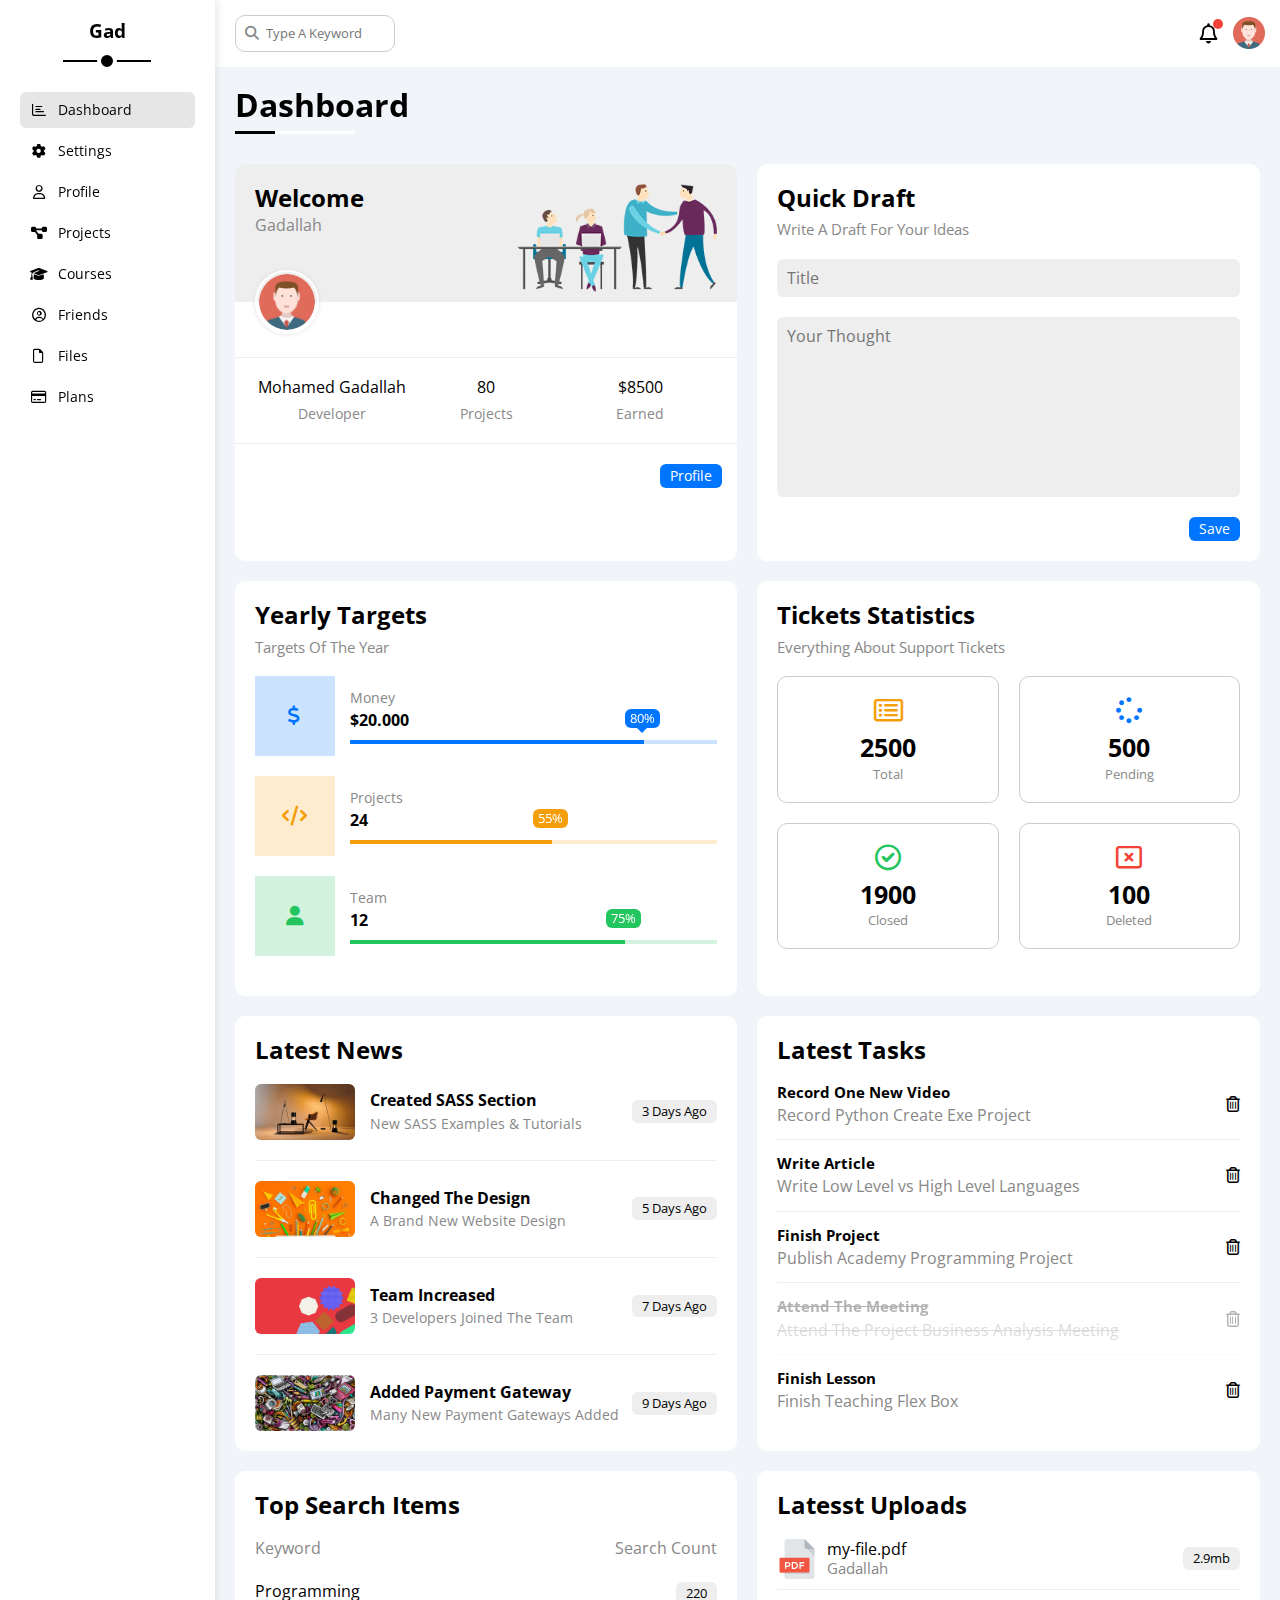
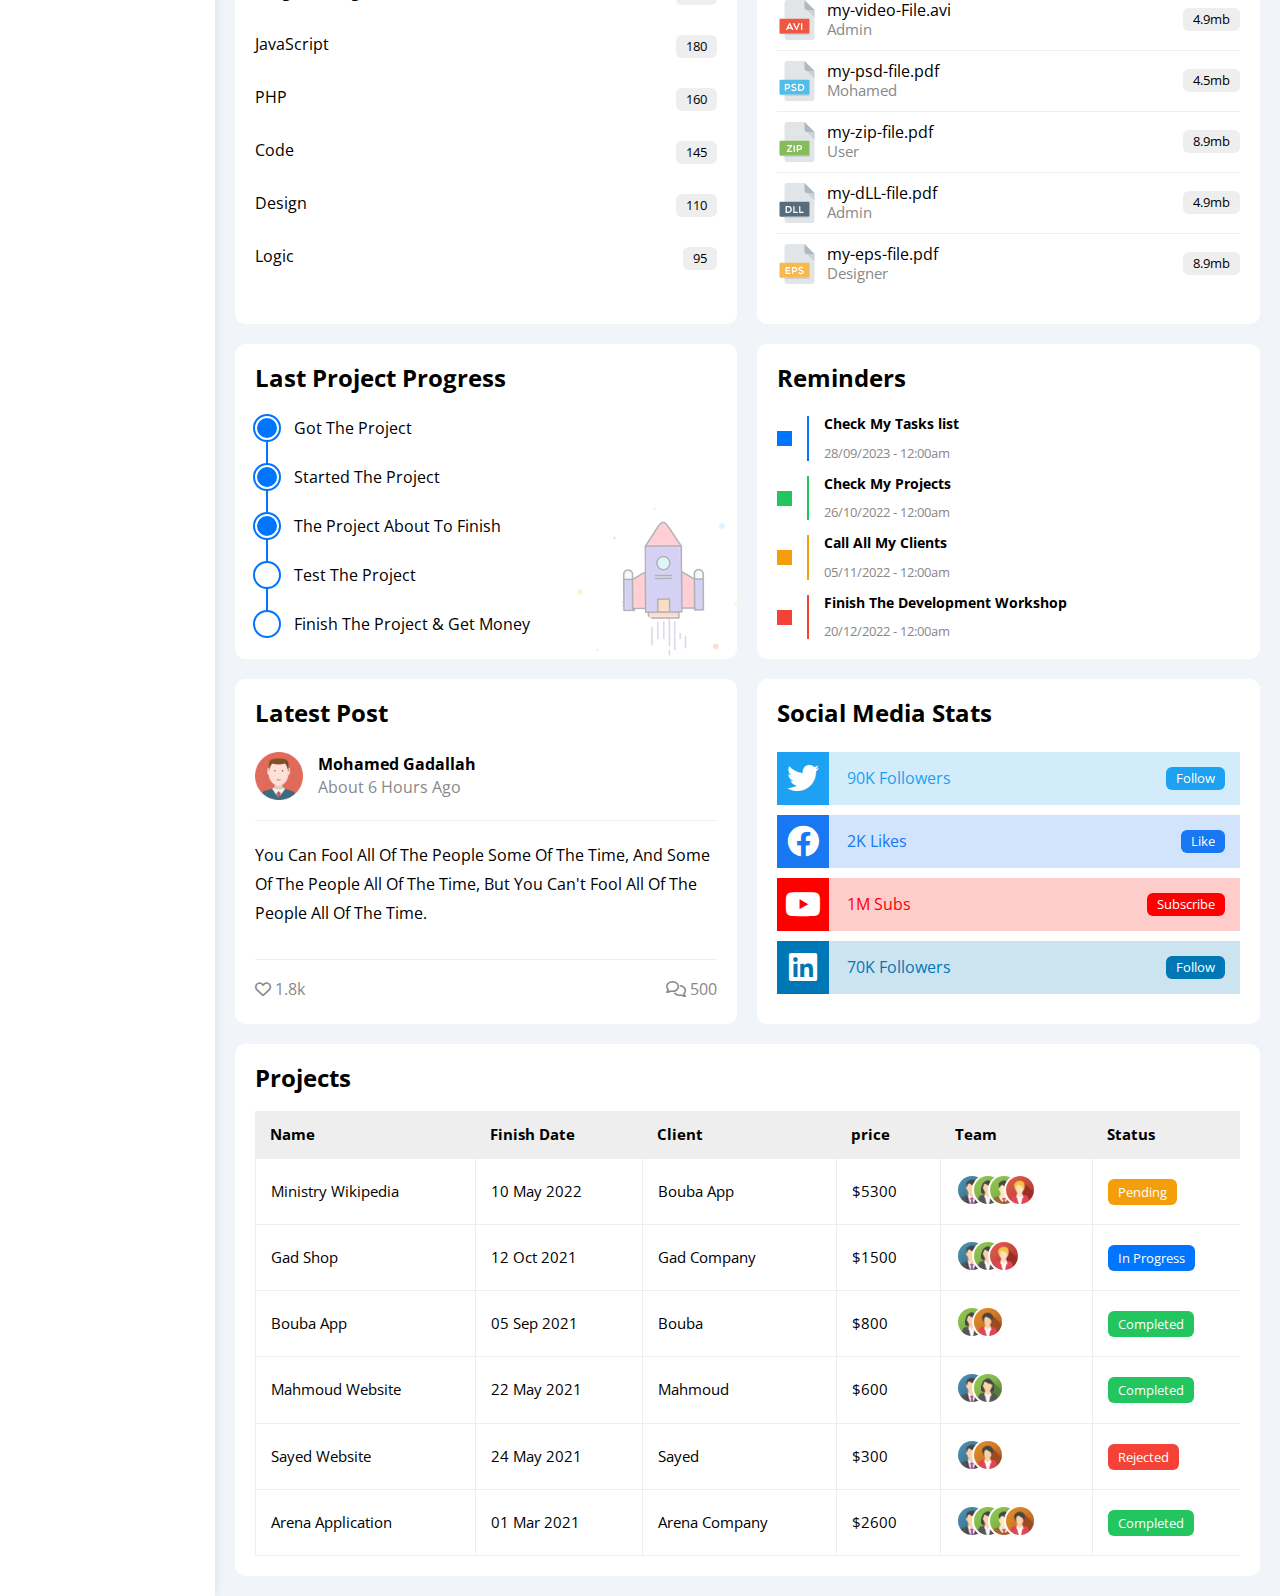
<file: index.html>
<!DOCTYPE html>
<html lang="en">
    <head>
        <meta charset="UTF-8">
        <meta http-equiv="X-UA-Compatible" content="IE=edge">
        <meta name="viewport" content="width=device-width, initial-scale=1.0">
        <link rel="stylesheet" href="Css/all.min.css" />
        <link rel="stylesheet" href="Css/framework.css" />
        <link rel="stylesheet" href="Css/temp_4.css" />
        <link rel="stylesheet" href="Css/normalize.css" />
        <link rel="preconnect" href="https://fonts.googleapis.com">
        <link rel="preconnect" href="https://fonts.gstatic.com" crossorigin>
        <link href="https://fonts.googleapis.com/css2?family=Open+Sans:wght@300;500&display=swap" rel="stylesheet">
        <title>Dashboard</title>
    </head>
    <body>
        <div class="page d-flex">
            <div class="sidebar bg-white p-20 p-relative">
                <div class="fixed">
                    <h3 class="p-relative txt-c mt-0">Gad</h3>
                    <ul>
                        <li>
                            <a class="active d-flex align-center fs-14 c-black rad-6 p-10" href="index.html">
                                <i class="fa-regular fa-chart-bar fa-fw"></i>
                                <span class="fs-14 hide-mobile">Dashboard</span>
                            </a>
                        </li>
                        <li>
                            <a class="d-flex align-center fs-14 c-black rad-6 p-10" href="settings.html">
                                <i class="fa-solid fa-gear fa-fw"></i>
                                <span class="fs-14 hide-mobile">Settings</span>
                            </a>
                        </li>
                        <li>
                            <a class="d-flex align-center fs-14 c-black rad-6 p-10" href="profile.html">
                                <i class="fa-regular fa-user fa-fw"></i>
                                <span class="fs-14 hide-mobile">Profile</span>
                            </a>
                        </li>
                        <li>
                            <a class="d-flex align-center fs-14 c-black rad-6 p-10" href="Projects.html">
                                <i class="fa-solid fa-diagram-project fa-fw"></i>
                                <span class="fs-14 hide-mobile">Projects</span>
                            </a>
                        </li>
                        <li>
                            <a class="d-flex align-center fs-14 c-black rad-6 p-10" href="Courses.html">
                                <i class="fa-solid fa-graduation-cap fa-fw"></i>
                                <span class="fs-14 hide-mobile">Courses</span>
                            </a>
                        </li>
                        <li>
                            <a class="d-flex align-center fs-14 c-black rad-6 p-10" href="Friends.html">
                                <i class="fa-regular fa-circle-user fa-fw"></i>
                                <span class="fs-14 hide-mobile">Friends</span>
                            </a>
                        </li>
                        <li>
                            <a class="d-flex align-center fs-14 c-black rad-6 p-10" href="index.html">
                                <i class="fa-regular fa-file fa-fw"></i>
                                <span class="fs-14 hide-mobile">Files</span>
                            </a>
                        </li>
                        <li>
                            <a class="d-flex align-center fs-14 c-black rad-6 p-10" href="index.html">
                                <i class="fa-regular fa-credit-card fa-fw"></i>
                                <span class="fs-14 hide-mobile">Plans</span>
                            </a>
                        </li>
                    </ul>
                </div>
            </div>
            <div class="content w-full">
                <!-- Start Head -->
                <div class="head bg-white p-15 between-flex">
                    <div class="search p-relative">
                        <input class="search p-10" type="search" placeholder="Type A Keyword">
                    </div>
                    <div class="icons d-flex align-center">
                        <span class="notification p-relative">
                            <i class="fa-regular fa-bell fa-lg"></i>
                        </span>
                        <img src="Images/avatar.png" alt="">
                    </div>
                </div>
                <!-- End Head -->
                <h1 class="p-relative">Dashboard</h1>
                <div class="wrapper d-grid gap-20">
                    <div class="welcome bg-white rad-10 txt-c-mobile block-mobile">
                        <div class="intro p-20 d-flex space-between bg-eee">
                            <div>
                                <h2 class="m-0">Welcome</h2>
                                <p class="c-gray mt-5">Gadallah</p>
                            </div>
                            <img src="Images/welcome.png" alt="" class="hide-mobile">
                        </div>
                        <img src="Images/avatar.png" alt="" class="avatar">
                        <div class="body txt-c d-flex p-20 mt-20 mb-20 block-mobile">
                            <div>Mohamed Gadallah <span class="d-block c-gray fs-14 mt-10">Developer</span></div>
                            <div>80 <span class="d-block c-gray fs-14 mt-10">Projects</span></div>
                            <div>$8500 <span class="d-block c-gray fs-14 mt-10">Earned</span></div>
                        </div>
                        <a href="profile.html" class="visit d-block fs-14 bg-blue c-white w-fit btn-shape">Profile</a>
                    </div>
                    <!-- Start Quick Draft Widget -->
                    <div class="quick-draft p-20 bg-white rad-10">
                        <h2 class="mt-0 mb-10">Quick Draft</h2>
                        <p class="mt-0 mb-20 c-gray fs-15">Write A Draft For Your Ideas</p>
                        <form>
                            <input class="d-block mb-20 w-full p-10 b-none bg-eee rad-6" type="text" placeholder="Title">
                            <textarea class="d-block mb-20 w-full p-10 b-none bg-eee rad-6" placeholder="Your Thought"></textarea>
                            <input class="save d-block fs-14 bg-blue c-white b-none w-fit btn-shape" type="submit" value="Save">
                        </form>
                    </div>
                    <!-- End Quick Draft Widget -->
                    <!-- Start Targets -->
                    <div class="targets p-20 bg-white rad-10">
                        <h2 class="mt-0 mb-10">Yearly Targets</h2>
                        <p class="mt-0 mb-20 c-gray fs-15">Targets Of The Year</p>
                        <div class="target-row mb-20 center-flex blue">
                            <div class="icon center-flex">
                                <i class="fa-solid fa-dollar-sign fa-lg c-blue"></i>
                            </div>
                            <div class="details">
                                <span class="fs-14 c-gray">Money</span>
                                <span class="d-block mt-5 mb-10 fw-bold">$20.000</span>
                                <div class="progress p-relative">
                                    <span class="bg-blue blue" style="width: 80%;">
                                        <span class="bg-blue">80%</span>
                                    </span>
                                </div>
                            </div>
                        </div>
                        <div class="target-row mb-20 center-flex orange">
                            <div class="icon center-flex">
                                <i class="fa-solid fa-code fa-lg c-orange"></i>
                            </div>
                            <div class="details">
                                <span class="fs-14 c-gray">Projects</span>
                                <span class="d-block mt-5 mb-10 fw-bold">24</span>
                                <div class="progress p-relative">
                                    <span class="bg-orange orange" style="width: 55%;">
                                        <span class="bg-orange">55%</span>
                                    </span>
                                </div>
                            </div>
                        </div>
                        <div class="target-row mb-20 center-flex green">
                            <div class="icon center-flex">
                                <i class="fa-solid fa-user fa-lg c-green"></i>
                            </div>
                            <div class="details">
                                <span class="fs-14 c-gray">Team</span>
                                <span class="d-block mt-5 mb-10 fw-bold">12</span>
                                <div class="progress p-relative">
                                    <span class="bg-green green" style="width: 75%;">
                                        <span class="bg-green">75%</span>
                                    </span>
                                </div>
                            </div>
                        </div>
                    </div>
                    <!-- End Targets -->
                    <!-- Start Ticket Widget -->
                    <div class="tickets p-20 bg-white rad-10">
                        <h2 class="mt-0 mb-10">Tickets Statistics</h2>
                        <p class="mt-0 mb-20 c-gray fs-15">Everything About Support Tickets</p>
                        <div class="d-flex txt-c gap-20 f-wrap">
                            <div class="box p-20 rad-10 fs-13 c-gray">
                                <i class="fa-regular fa-rectangle-list fa-2x mb-10 c-orange"></i>
                                <span class="d-block c-black fw-bold fs-25 mb-5">2500</span>
                                Total
                            </div>
                            <div class="box p-20 rad-10 fs-13 c-gray">
                                <i class="fa-solid fa-spinner fa-2x mb-10 c-blue""></i>
                                <span class="d-block c-black fw-bold fs-25 mb-5">500</span>
                                Pending
                            </div>
                            <div class="box p-20 rad-10 fs-13 c-gray">
                                <i class="fa-regular fa-circle-check fa-2x mb-10 c-green"></i>
                                <span class="d-block c-black fw-bold fs-25 mb-5">1900</span>
                                Closed
                            </div>
                            <div class="box p-20 rad-10 fs-13 c-gray">
                                <i class="fa-regular fa-rectangle-xmark fa-2x mb-10 c-red""></i>
                                <span class="d-block c-black fw-bold fs-25 mb-5">100</span>
                                Deleted
                            </div>
                        </div>
                    </div>
                    <!-- End Ticket Widget -->
                    <!-- Start Latest News -->
                    <div class="latest-news p-20 bg-white rad-10 txt-c-mobile">
                        <h2 class="mt-0 mb-20">Latest News</h2>
                        <div class="news-row d-flex align-center">
                            <img src="Images/news-01.png" alt="">
                            <div class="info ">
                                <h3>Created SASS Section</h3>
                                <p class="m-0 fs-14 c-gray">New SASS Examples & Tutorials</p>
                            </div>
                            <div class="btn-shape bg-eee fs-13 label">3 Days Ago</div>
                        </div>
                        <div class="news-row d-flex align-center">
                            <img src="Images/news-02.png" alt="">
                            <div class="info ">
                                <h3>Changed The Design</h3>
                                <p class="m-0 fs-14 c-gray">A Brand New Website Design</p>
                            </div>
                            <div class="btn-shape bg-eee fs-13 label">5 Days Ago</div>
                        </div>
                        <div class="news-row d-flex align-center">
                            <img src="Images/news-03.png" alt="">
                            <div class="info ">
                                <h3>Team Increased</h3>
                                <p class="m-0 fs-14 c-gray">3 Developers Joined The Team</p>
                            </div>
                            <div class="btn-shape bg-eee fs-13 label">7 Days Ago</div>
                        </div>
                        <div class="news-row d-flex align-center">
                            <img src="Images/news-04.png" alt="">
                            <div class="info ">
                                <h3>Added Payment Gateway</h3>
                                <p class="m-0 fs-14 c-gray">Many New Payment Gateways Added</p>
                            </div>
                            <div class="btn-shape bg-eee fs-13 label">9 Days Ago</div>
                        </div>
                    </div>
                    <!-- End Latest News -->
                    <!-- Start Tasks -->
                    <div class="tasks p-20 bg-white rad-10">
                        <h2 class="mt-0 mb-20">Latest Tasks</h2>
                        <div class="task-row between-flex">
                            <div class="info">
                                <h3 class="mt-0 mb-5 fs-15">Record One New Video</h3>
                                <p class="m-0 c-gray">Record Python Create Exe Project</p>
                            </div>
                            <i class="fa-regular fa-trash-can delete"></i>
                        </div>
                        <div class="task-row between-flex">
                            <div class="info">
                                <h3 class="mt-0 mb-5 fs-15">Write Article</h3>
                                <p class="m-0 c-gray">Write Low Level vs High Level Languages</p>
                            </div>
                            <i class="fa-regular fa-trash-can delete"></i>
                        </div>
                        <div class="task-row between-flex">
                            <div class="info">
                                <h3 class="mt-0 mb-5 fs-15">Finish Project</h3>
                                <p class="m-0 c-gray">Publish Academy Programming Project</p>
                            </div>
                            <i class="fa-regular fa-trash-can delete"></i>
                        </div>
                        <div class="task-row between-flex done">
                            <div class="info">
                                <h3 class="mt-0 mb-5 fs-15">Attend The Meeting</h3>
                                <p class="m-0 c-gray">Attend The Project Business Analysis Meeting</p>
                            </div>
                            <i class="fa-regular fa-trash-can delete"></i>
                        </div>
                        <div class="task-row between-flex">
                            <div class="info">
                                <h3 class="mt-0 mb-5 fs-15">Finish Lesson</h3>
                                <p class="m-0 c-gray">Finish Teaching Flex Box</p>
                            </div>
                            <i class="fa-regular fa-trash-can delete"></i>
                        </div>
                    </div>
                    <!-- End Tasks -->
                    <!-- Start Top Search Word Widget -->
                    <div class="search-items p-20 bg-white rad-10">
                        <h2 class="mt-0 mb-20">Top Search Items</h2>
                        <div class="items-head d-flex space-between c-gray mb-10">
                            <div>Keyword</div>
                            <div>Search Count</div>
                        </div>
                        <div class="items d-flex space-between pt-15 pb-15">
                            <span>Programming</span>
                            <span class="bg-eee fs-13 btn-shape">220</span>
                        </div>
                        <div class="items d-flex space-between pt-15 pb-15">
                            <span>JavaScript</span>
                            <span class="bg-eee fs-13 btn-shape">180</span>
                        </div>
                        <div class="items d-flex space-between pt-15 pb-15">
                            <span>PHP</span>
                            <span class="bg-eee fs-13 btn-shape">160</span>
                        </div>
                        <div class="items d-flex space-between pt-15 pb-15">
                            <span>Code</span>
                            <span class="bg-eee fs-13 btn-shape">145</span>
                        </div>
                        <div class="items d-flex space-between pt-15 pb-15">
                            <span>Design</span>
                            <span class="bg-eee fs-13 btn-shape">110</span>
                        </div>
                        <div class="items d-flex space-between pt-15 pb-15">
                            <span>Logic</span>
                            <span class="bg-eee fs-13 btn-shape">95</span>
                        </div>
                    </div>
                    <!-- End Top Search Word Widget -->
                    <!-- Start Latest Uploads -->
                    <div class="latest-uploads p-20 bg-white rad-10">
                        <h2 class="mt-0 mb-20">Latesst Uploads</h2>
                        <ul class="m-0">
                            <li class="between-flex pb-10 mb-10">
                                <div class="d-flex align-center">
                                    <img class="mr-10" src="Images/pdf.svg" alt="">
                                    <div>
                                        <span class="d-block">my-file.pdf</span>
                                        <span class="c-gray fs-15">Gadallah<span>
                                    </div>
                                </div>
                                <div class="bg-eee fs-13 btn-shape">2.9mb</div>
                            </li>
                            <li class="between-flex pb-10 mb-10">
                                <div class="d-flex align-center">
                                    <img class="mr-10" src="Images/avi.svg" alt="">
                                    <div>
                                        <span class="d-block">my-video-File.avi</span>
                                        <span class="c-gray fs-15">Admin</span>
                                    </div>
                                </div>
                                <div class="bg-eee fs-13 btn-shape">4.9mb</div>
                            </li>
                            <li class="between-flex pb-10 mb-10">
                                <div class="d-flex align-center">
                                    <img class="mr-10" src="Images/psd.svg" alt="">
                                    <div>
                                        <span class="d-block">my-psd-file.pdf</span>
                                        <span class="c-gray fs-15">Mohamed</span>
                                    </div>
                                </div>
                                <div class="bg-eee fs-13 btn-shape">4.5mb</div>
                            </li>
                            <li class="between-flex pb-10 mb-10">
                                <div class="d-flex align-center">
                                    <img class="mr-10" src="Images/zip.svg" alt="">
                                    <div>
                                        <span class="d-block">my-zip-file.pdf</span>
                                        <span class="c-gray fs-15">User</span>
                                    </div>
                                </div>
                                <div class="bg-eee fs-13 btn-shape">8.9mb</div>
                            </li>
                            <li class="between-flex pb-10 mb-10">
                                <div class="d-flex align-center">
                                    <img class="mr-10" src="Images/dll.svg" alt="">
                                    <div>
                                        <span class="d-block">my-dLL-file.pdf</span>
                                        <span class="c-gray fs-15">Admin</span>
                                    </div>
                                </div>
                                <div class="bg-eee fs-13 btn-shape">4.9mb</div>
                            </li>
                            <li class="between-flex pb-10 mb-10">
                                <div class="d-flex align-center">
                                    <img class="mr-10" src="Images/eps.svg" alt="">
                                    <div>
                                        <span class="d-block">my-eps-file.pdf</span>
                                        <span class="c-gray fs-15">Designer</span>
                                    </div>
                                </div>
                                <div class="bg-eee fs-13 btn-shape">8.9mb</div>
                            </li>
                        </ul>
                    </div>
                    <!-- End Latest Uploads -->
                    <!-- Start Last project Progress Widget -->
                    <div class="last-project p-20 bg-white rad-10 p-relative">
                        <h2 class="mt-0 mb-20">Last Project Progress</h2>
                        <ul class="m-0 p-relative">
                            <li class="mt-25 d-flex align-center done">Got The Project</li>
                            <li class="mt-25 d-flex align-center done">Started The Project</li>
                            <li class="mt-25 d-flex align-center done">The Project About To Finish</li>
                            <li class="mt-25 d-flex align-center current">Test The Project</li>
                            <li class="mt-25 d-flex align-center">Finish The Project & Get Money</li>
                        </ul>
                        <img class="launch-icon hide-mobile" src="Images/project.png" alt="">
                    </div>
                    <!-- End Last project Progress Widget -->
                    <!-- Start Reminders Widget -->
                    <div class="reminders p-20 bg-white rad-10 p-relative">
                        <h2 class="mt-0 mb-25">Reminders</h2>
                        <ul class="m-0">
                            <li class="d-flex align-center mt-15">
                                <span class="key bg-blue mr-15 d-block rad-haf"></span>
                                <div class="pl-15 blue">
                                    <p class="fs-14 fw-bold mt-0 mb-10">Check My Tasks list</p>
                                    <span class="fs-13 c-gray">28/09/2023 - 12:00am</span>
                                </div>
                            </li>
                            <li class="d-flex align-center mt-15">
                                <span class="key bg-green mr-15 d-block rad-haf"></span>
                                <div class="pl-15 green">
                                    <p class="fs-14 fw-bold mt-0 mb-10">Check My Projects</p>
                                    <span class="fs-13 c-gray">26/10/2022 - 12:00am</span>
                                </div>
                            </li>
                            <li class="d-flex align-center mt-15">
                                <span class="key bg-orange mr-15 d-block rad-haf"></span>
                                <div class="pl-15 orange">
                                    <p class="fs-14 fw-bold mt-0 mb-10">Call All My Clients</p>
                                    <span class="fs-13 c-gray">05/11/2022 - 12:00am</span>
                                </div>
                            </li>
                            <li class="d-flex align-center mt-15">
                                <span class="key bg-red mr-15 d-block rad-haf"></span>
                                <div class="pl-15 red">
                                    <p class="fs-14 fw-bold mt-0 mb-10">Finish The Development Workshop</p>
                                    <span class="fs-13 c-gray">20/12/2022 - 12:00am</span>
                                </div>
                            </li>
                        </ul>
                    </div>
                    <!-- End Reminders Widget -->
                    <!-- Start Latest Post Widget -->
                    <div class="latest-post p-20 bg-white rad-10 p-relative">
                        <h2 class="mt-0 mb-25">Latest Post</h2>
                        <div class="top d-flex align-center">
                            <img class="avatar mr-15" src="Images/avatar.png" alt="">
                            <div class="info">
                                <span class="d-block mb-5 fw-bold">Mohamed Gadallah</span>
                                <span class="c-gray">About 6 Hours Ago</span>
                            </div>
                        </div>
                        <div class="post-content txt-c-mobile pt-20 pb-20 mt-20 mb-20">
                            You Can Fool All Of The People Some Of The Time, And Some Of The People All Of The Time, But You Can't Fool All Of The People All Of The Time.
                        </div>
                        <div class="post-stats between-flex c-gray">
                            <div>
                                <i class="fa-regular fa-heart"></i>
                                <span>1.8k</span>
                            </div>
                            <div>
                                <i class="fa-regular fa-comments"></i>
                                <span>500</span>
                            </div>
                        </div>
                    </div>
                    <!-- End Latest Post Widget -->
                    <!-- Start Social Media Stats Widget -->
                    <div class="social-media p-20 bg-white rad-10 p-relative">
                        <h2 class="mt-0 mb-25">Social Media Stats</h2>
                        <div class="box twitter p-15 p-relative mb-10 between-flex">
                            <i class="fa-brands fa-twitter fa-2x c-white h-full center-flex"></i>
                            <span>90K Followers</span>
                            <a class="fs-13 c-white btn-shape" href="#">Follow</a>
                        </div>
                        <div class="box facebook p-15 p-relative mb-10 between-flex">
                            <i class="fa-brands fa-facebook fa-2x c-white h-full center-flex"></i>
                            <span>2K Likes</span>
                            <a class="fs-13 c-white btn-shape" href="#">Like</a>
                        </div>
                        <div class="box youtube p-15 p-relative mb-10 between-flex">
                            <i class="fa-brands fa-youtube fa-2x c-white h-full center-flex"></i>
                            <span>1M Subs</span>
                            <a class="fs-13 c-white btn-shape" href="#">Subscribe</a>
                        </div>
                        <div class="box linkedin p-15 p-relative mb-10 between-flex">
                            <i class="fa-brands fa-linkedin fa-2x c-white h-full center-flex"></i>
                            <span>70K Followers</span>
                            <a class="fs-13 c-white btn-shape" href="#">Follow</a>
                        </div>
                    </div>
                    <!-- End Social Media Stats Widget -->
                </div>
                <!-- Start Projects Table  -->
                <div class="projects p-20 bg-white rad-10 m-20">
                    <h2 class="mt-0 mb-20">Projects</h2>
                    <div class="responsive-table ">
                        <table class="fs-15 w-full">
                            <thead>
                                <tr>
                                    <td>Name</td>
                                    <td>Finish Date</td>
                                    <td>Client</td>
                                    <td>price</td>
                                    <td>Team</td>
                                    <td>Status</td>
                                </tr>
                            </thead>
                            <tbody>
                                <tr>
                                    <td>Ministry Wikipedia</td>
                                    <td>10 May 2022</td>
                                    <td>Bouba App</td>
                                    <td>$5300</td>
                                    <td>
                                        <img src="Images/team-01.png" alt="">
                                        <img src="Images/team-02.png" alt="">
                                        <img src="Images/team-03.png" alt="">
                                        <img src="Images/team-05.png" alt="">
                                    </td>
                                    <td><span class="label btn-shape bg-orange c-white">Pending</span></td>
                                </tr>
                                <tr>
                                    <td>Gad Shop</td>
                                    <td>12 Oct 2021</td>
                                    <td>Gad Company</td>
                                    <td>$1500</td>
                                    <td>
                                        <img src="Images/team-01.png" alt="">
                                        <img src="Images/team-02.png" alt="">
                                        <img src="Images/team-05.png" alt="">
                                    </td>
                                    <td><span class="label btn-shape bg-blue c-white">In Progress</span></td>
                                </tr>
                                <tr>
                                    <td>Bouba App</td>
                                    <td>05 Sep 2021</td>
                                    <td>Bouba</td>
                                    <td>$800</td>
                                    <td>
                                        <img src="Images/team-02.png" alt="">
                                        <img src="Images/team-04.png" alt="">
                                    </td>
                                    <td><span class="label btn-shape bg-green c-white">Completed</span></td>
                                </tr>
                                <tr>
                                    <td>Mahmoud Website</td>
                                    <td>22 May 2021</td>
                                    <td>Mahmoud</td>
                                    <td>$600</td>
                                    <td>
                                        <img src="Images/team-01.png" alt="">
                                        <img src="Images/team-02.png" alt="">
                                    </td>
                                    <td><span class="label btn-shape bg-green c-white">Completed</span></td>
                                </tr>
                                <tr>
                                    <td>Sayed Website</td>
                                    <td>24 May 2021</td>
                                    <td>Sayed</td>
                                    <td>$300</td>
                                    <td>
                                        <img src="Images/team-01.png" alt="">
                                        <img src="Images/team-04.png" alt="">
                                    </td>
                                    <td><span class="label btn-shape bg-red c-white">Rejected</span></td>
                                </tr>
                                <tr>
                                    <td>Arena Application</td>
                                    <td>01 Mar 2021</td>
                                    <td>Arena Company</td>
                                    <td>$2600</td>
                                    <td>
                                        <img src="Images/team-01.png" alt="">
                                        <img src="Images/team-02.png" alt="">
                                        <img src="Images/team-03.png" alt="">
                                        <img src="Images/team-04.png" alt="">
                                    </td>
                                    <td><span class="label btn-shape bg-green c-white">Completed</span></td>
                                </tr>
                            </tbody>
                        </table>
                    </div>
                </div>
                <!-- End Projects Table  -->
            </div>
        </div>
    </body>
</html>
</file>
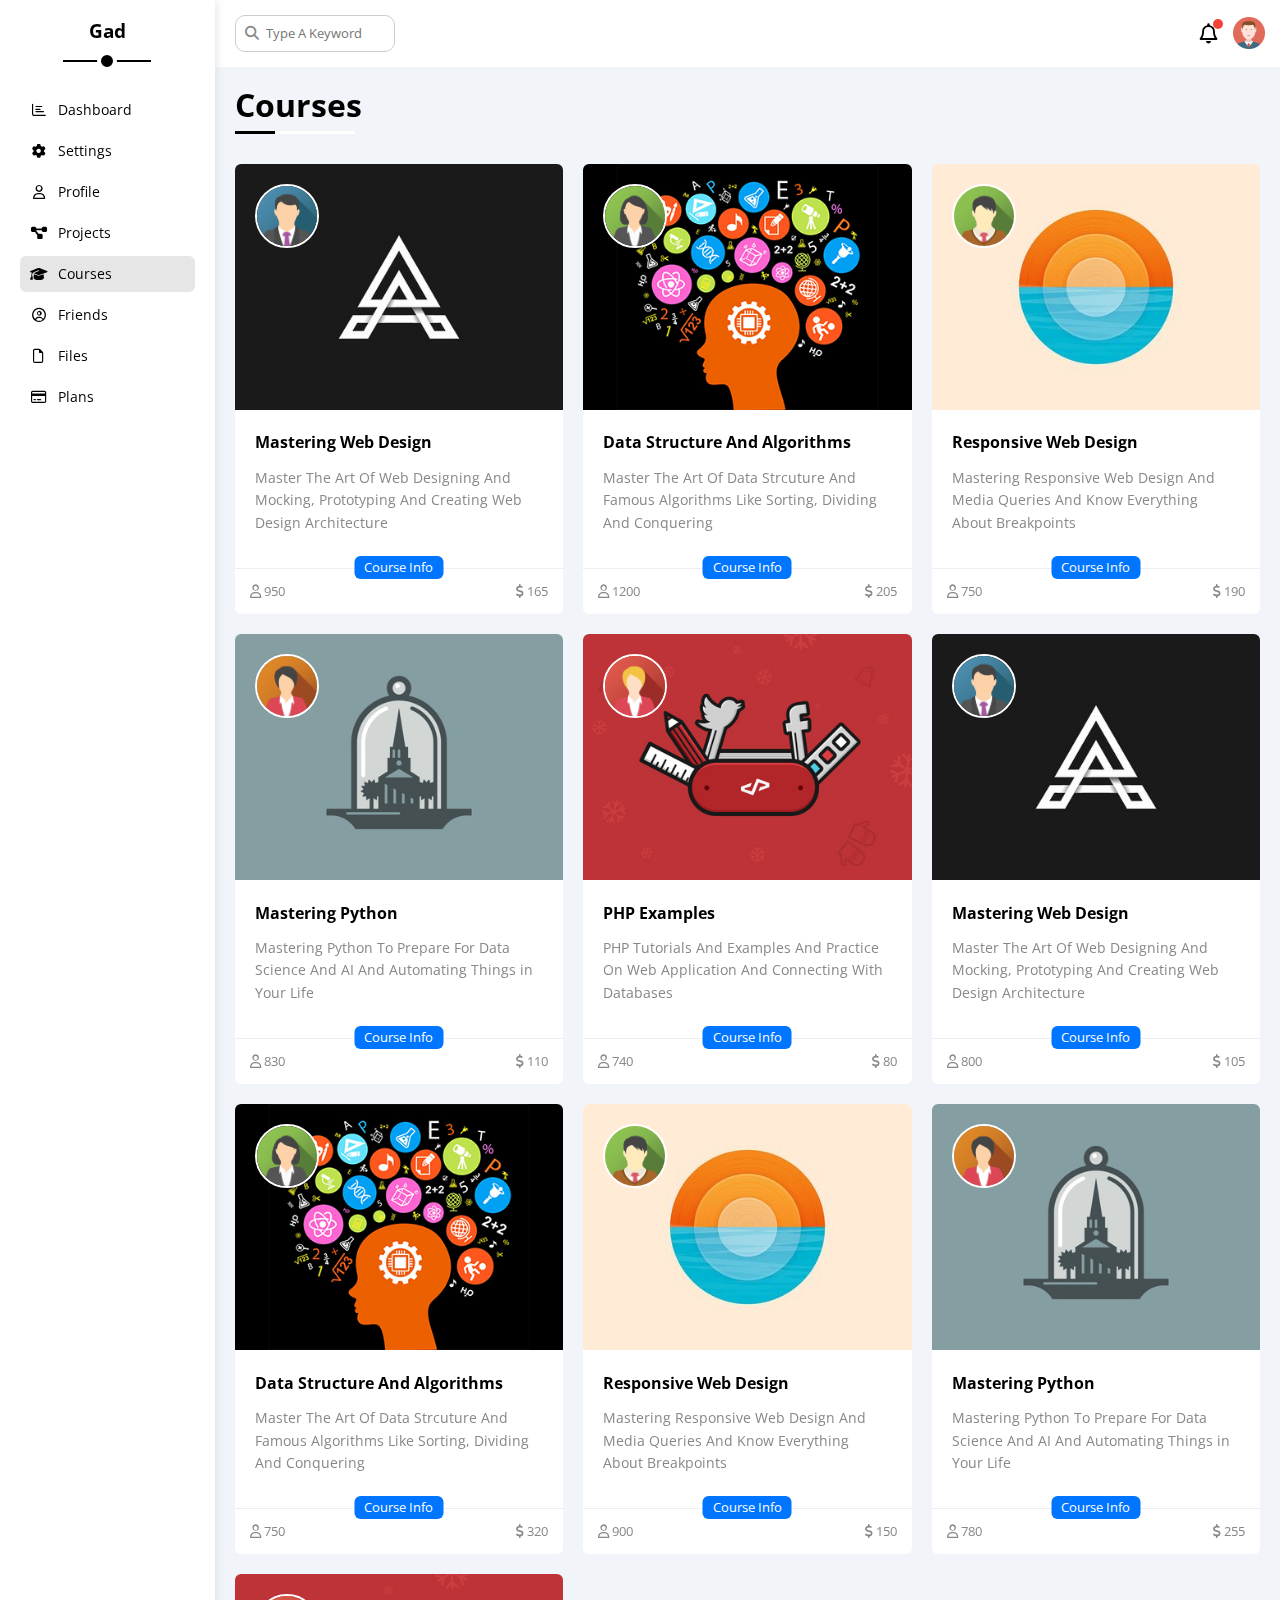
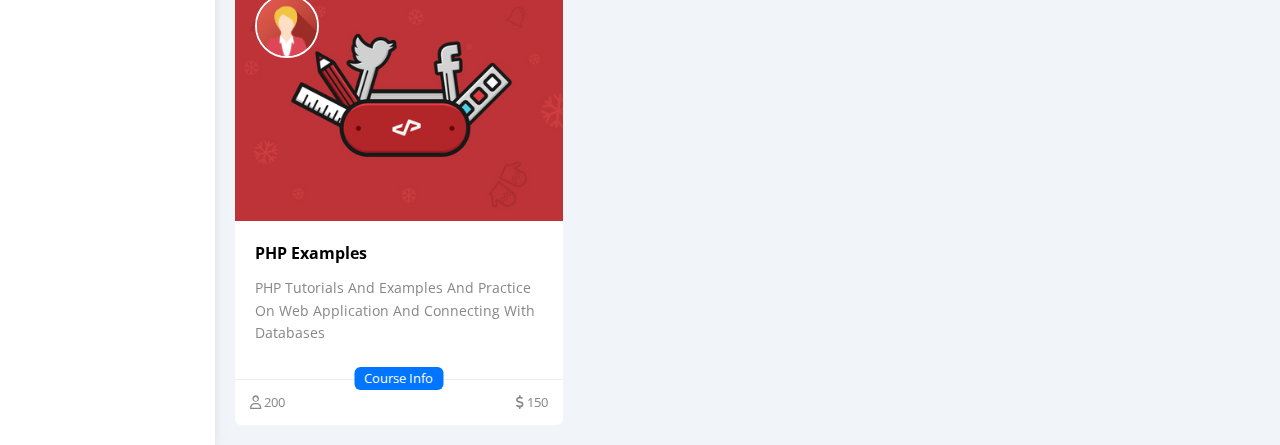
<file: courses.html>
<!DOCTYPE html>
<html lang="en">
    <head>
        <meta charset="UTF-8">
        <meta http-equiv="X-UA-Compatible" content="IE=edge">
        <meta name="viewport" content="width=device-width, initial-scale=1.0">
        <link rel="stylesheet" href="Css/all.min.css" />
        <link rel="stylesheet" href="Css/framework.css" />
        <link rel="stylesheet" href="Css/temp_4.css" />
        <link rel="stylesheet" href="Css/normalize.css" />
        <link rel="preconnect" href="https://fonts.googleapis.com">
        <link rel="preconnect" href="https://fonts.gstatic.com" crossorigin>
        <link href="https://fonts.googleapis.com/css2?family=Open+Sans:wght@300;500&display=swap" rel="stylesheet">
        <title>Courses</title>
    </head>
    <body>
        <div class="page d-flex">
            <div class="sidebar bg-white p-20 p-relative">
                <div class="fixed">
                    <h3 class="p-relative txt-c mt-0">Gad</h3>
                    <ul>
                        <li>
                            <a class="d-flex align-center fs-14 c-black rad-6 p-10" href="index.html">
                                <i class="fa-regular fa-chart-bar fa-fw"></i>
                                <span class="fs-14 hide-mobile">Dashboard</span>
                            </a>
                        </li>
                        <li>
                            <a class="d-flex align-center fs-14 c-black rad-6 p-10" href="settings.html">
                                <i class="fa-solid fa-gear fa-fw"></i>
                                <span class="fs-14 hide-mobile">Settings</span>
                            </a>
                        </li>
                        <li>
                            <a class="d-flex align-center fs-14 c-black rad-6 p-10" href="Profile.html">
                                <i class="fa-regular fa-user fa-fw"></i>
                                <span class="fs-14 hide-mobile">Profile</span>
                            </a>
                        </li>
                        <li>
                            <a class="d-flex align-center fs-14 c-black rad-6 p-10" href="Projects.html">
                                <i class="fa-solid fa-diagram-project fa-fw"></i>
                                <span class="fs-14 hide-mobile">Projects</span>
                            </a>
                        </li>
                        <li>
                            <a class="active d-flex align-center fs-14 c-black rad-6 p-10" href="Courses.html">
                                <i class="fa-solid fa-graduation-cap fa-fw"></i>
                                <span class="fs-14 hide-mobile">Courses</span>
                            </a>
                        </li>
                        <li>
                            <a class="d-flex align-center fs-14 c-black rad-6 p-10" href="Friends.html">
                                <i class="fa-regular fa-circle-user fa-fw"></i>
                                <span class="fs-14 hide-mobile">Friends</span>
                            </a>
                        </li>
                        <li>
                            <a class="d-flex align-center fs-14 c-black rad-6 p-10" href="Files.html">
                                <i class="fa-regular fa-file fa-fw"></i>
                                <span class="fs-14 hide-mobile">Files</span>
                            </a>
                        </li>
                        <li>
                            <a class="d-flex align-center fs-14 c-black rad-6 p-10" href="Plans.html">
                                <i class="fa-regular fa-credit-card fa-fw"></i>
                                <span class="fs-14 hide-mobile">Plans</span>
                            </a>
                        </li>
                    </ul>
                </div>
            </div>
            <div class="content w-full">
                <!-- Start Head -->
                <div class="head bg-white p-15 between-flex">
                    <div class="search p-relative">
                        <input class="search p-10" type="search" placeholder="Type A Keyword">
                    </div>
                    <div class="icons d-flex align-center">
                        <span class="notification p-relative">
                            <i class="fa-regular fa-bell fa-lg"></i>
                        </span>
                        <img src="Images/avatar.png" alt="">
                    </div>
                </div>
                <!-- End Head -->
                <h1 class="p-relative">Courses</h1>
                <div class="courses-page d-grid m-20 gap-20">
                    <div class="course bg-white rad-6 p-relative">
                        <img class="cover" src="Images/course-01.jpg" alt="">
                        <img class="instructor" src="Images/team-01.png" alt="">
                        <div class="p-20">
                            <h4 class="m-0">Mastering Web Design</h4>
                            <p class="description c-gray mt-15 fs-14">Master The Art Of Web Designing And Mocking, Prototyping And Creating Web Design Architecture</p>
                        </div>
                        <div class="info p-15 p-relative between-flex">
                            <span class="title bg-blue c-white btn-shape">Course Info</span>
                            <span class="c-gray">
                                <i class="fa-regular fa-user"></i>
                                950
                            </span>
                            <span class="c-gray">
                                <i class="fa-solid fa-dollar-sign"></i>
                                165
                            </span>
                        </div>
                    </div>
                    <div class="course bg-white rad-6 p-relative">
                        <img class="cover" src="Images/course-02.jpg" alt="">
                        <img class="instructor" src="Images/team-02.png" alt="">
                        <div class="p-20">
                            <h4 class="m-0">Data Structure And Algorithms</h4>
                            <p class="description c-gray mt-15 fs-14">Master The Art Of Data Strcuture And Famous Algorithms Like Sorting, Dividing And Conquering</p>
                        </div>
                        <div class="info p-15 p-relative between-flex">
                            <span class="title bg-blue c-white btn-shape">Course Info</span>
                            <span class="c-gray">
                                <i class="fa-regular fa-user"></i>
                                1200
                            </span>
                            <span class="c-gray">
                                <i class="fa-solid fa-dollar-sign"></i>
                                205
                            </span>
                        </div>
                    </div>
                    <div class="course bg-white rad-6 p-relative">
                        <img class="cover" src="Images/course-03.jpg" alt="">
                        <img class="instructor" src="Images/team-03.png" alt="">
                        <div class="p-20">
                            <h4 class="m-0">Responsive Web Design</h4>
                            <p class="description c-gray mt-15 fs-14">Mastering Responsive Web Design And Media Queries And Know Everything About Breakpoints</p>
                        </div>
                        <div class="info p-15 p-relative between-flex">
                            <span class="title bg-blue c-white btn-shape">Course Info</span>
                            <span class="c-gray">
                                <i class="fa-regular fa-user"></i>
                                750
                            </span>
                            <span class="c-gray">
                                <i class="fa-solid fa-dollar-sign"></i>
                                190
                            </span>
                        </div>
                    </div>
                    <div class="course bg-white rad-6 p-relative">
                        <img class="cover" src="Images/course-04.jpg" alt="">
                        <img class="instructor" src="Images/team-04.png" alt="">
                        <div class="p-20">
                            <h4 class="m-0">Mastering Python</h4>
                            <p class="description c-gray mt-15 fs-14">Mastering Python To Prepare For Data Science And AI And Automating Things in Your Life</p>
                        </div>
                        <div class="info p-15 p-relative between-flex">
                            <span class="title bg-blue c-white btn-shape">Course Info</span>
                            <span class="c-gray">
                                <i class="fa-regular fa-user"></i>
                                830
                            </span>
                            <span class="c-gray">
                                <i class="fa-solid fa-dollar-sign"></i>
                                110
                            </span>
                        </div>
                    </div>
                    <div class="course bg-white rad-6 p-relative">
                        <img class="cover" src="Images/course-05.jpg" alt="">
                        <img class="instructor" src="Images/team-05.png" alt="">
                        <div class="p-20">
                            <h4 class="m-0">PHP Examples</h4>
                            <p class="description c-gray mt-15 fs-14">PHP Tutorials And Examples And Practice On Web Application And Connecting With Databases</p>
                        </div>
                        <div class="info p-15 p-relative between-flex">
                            <span class="title bg-blue c-white btn-shape">Course Info</span>
                            <span class="c-gray">
                                <i class="fa-regular fa-user"></i>
                                740
                            </span>
                            <span class="c-gray">
                                <i class="fa-solid fa-dollar-sign"></i>
                                80
                            </span>
                        </div>
                    </div>
                    <div class="course bg-white rad-6 p-relative">
                        <img class="cover" src="Images/course-01.jpg" alt="">
                        <img class="instructor" src="Images/team-01.png" alt="">
                        <div class="p-20">
                            <h4 class="m-0">Mastering Web Design</h4>
                            <p class="description c-gray mt-15 fs-14">Master The Art Of Web Designing And Mocking, Prototyping And Creating Web Design Architecture</p>
                        </div>
                        <div class="info p-15 p-relative between-flex">
                            <span class="title bg-blue c-white btn-shape">Course Info</span>
                            <span class="c-gray">
                                <i class="fa-regular fa-user"></i>
                                800
                            </span>
                            <span class="c-gray">
                                <i class="fa-solid fa-dollar-sign"></i>
                                105
                            </span>
                        </div>
                    </div>
                    <div class="course bg-white rad-6 p-relative">
                        <img class="cover" src="Images/course-02.jpg" alt="">
                        <img class="instructor" src="Images/team-02.png" alt="">
                        <div class="p-20">
                            <h4 class="m-0">Data Structure And Algorithms</h4>
                            <p class="description c-gray mt-15 fs-14">Master The Art Of Data Strcuture And Famous Algorithms Like Sorting, Dividing And Conquering</p>
                        </div>
                        <div class="info p-15 p-relative between-flex">
                            <span class="title bg-blue c-white btn-shape">Course Info</span>
                            <span class="c-gray">
                                <i class="fa-regular fa-user"></i>
                                750
                            </span>
                            <span class="c-gray">
                                <i class="fa-solid fa-dollar-sign"></i>
                                320
                            </span>
                        </div>
                    </div>
                    <div class="course bg-white rad-6 p-relative">
                        <img class="cover" src="Images/course-03.jpg" alt="">
                        <img class="instructor" src="Images/team-03.png" alt="">
                        <div class="p-20">
                            <h4 class="m-0">Responsive Web Design</h4>
                            <p class="description c-gray mt-15 fs-14">Mastering Responsive Web Design And Media Queries And Know Everything About Breakpoints</p>
                        </div>
                        <div class="info p-15 p-relative between-flex">
                            <span class="title bg-blue c-white btn-shape">Course Info</span>
                            <span class="c-gray">
                                <i class="fa-regular fa-user"></i>
                                900
                            </span>
                            <span class="c-gray">
                                <i class="fa-solid fa-dollar-sign"></i>
                                150
                            </span>
                        </div>
                    </div>
                    <div class="course bg-white rad-6 p-relative">
                        <img class="cover" src="Images/course-04.jpg" alt="">
                        <img class="instructor" src="Images/team-04.png" alt="">
                        <div class="p-20">
                            <h4 class="m-0">Mastering Python</h4>
                            <p class="description c-gray mt-15 fs-14">Mastering Python To Prepare For Data Science And AI And Automating Things in Your Life</p>
                        </div>
                        <div class="info p-15 p-relative between-flex">
                            <span class="title bg-blue c-white btn-shape">Course Info</span>
                            <span class="c-gray">
                                <i class="fa-regular fa-user"></i>
                                780
                            </span>
                            <span class="c-gray">
                                <i class="fa-solid fa-dollar-sign"></i>
                                255
                            </span>
                        </div>
                    </div>
                    <div class="course bg-white rad-6 p-relative">
                        <img class="cover" src="Images/course-05.jpg" alt="">
                        <img class="instructor" src="Images/team-05.png" alt="">
                        <div class="p-20">
                            <h4 class="m-0">PHP Examples</h4>
                            <p class="description c-gray mt-15 fs-14">PHP Tutorials And Examples And Practice On Web Application And Connecting With Databases</p>
                        </div>
                        <div class="info p-15 p-relative between-flex">
                            <span class="title bg-blue c-white btn-shape">Course Info</span>
                            <span class="c-gray">
                                <i class="fa-regular fa-user"></i>
                                200
                            </span>
                            <span class="c-gray">
                                <i class="fa-solid fa-dollar-sign"></i>
                                150
                            </span>
                        </div>
                    </div>
                </div>
            </div>
        </div>
    </body>
</html>
</file>
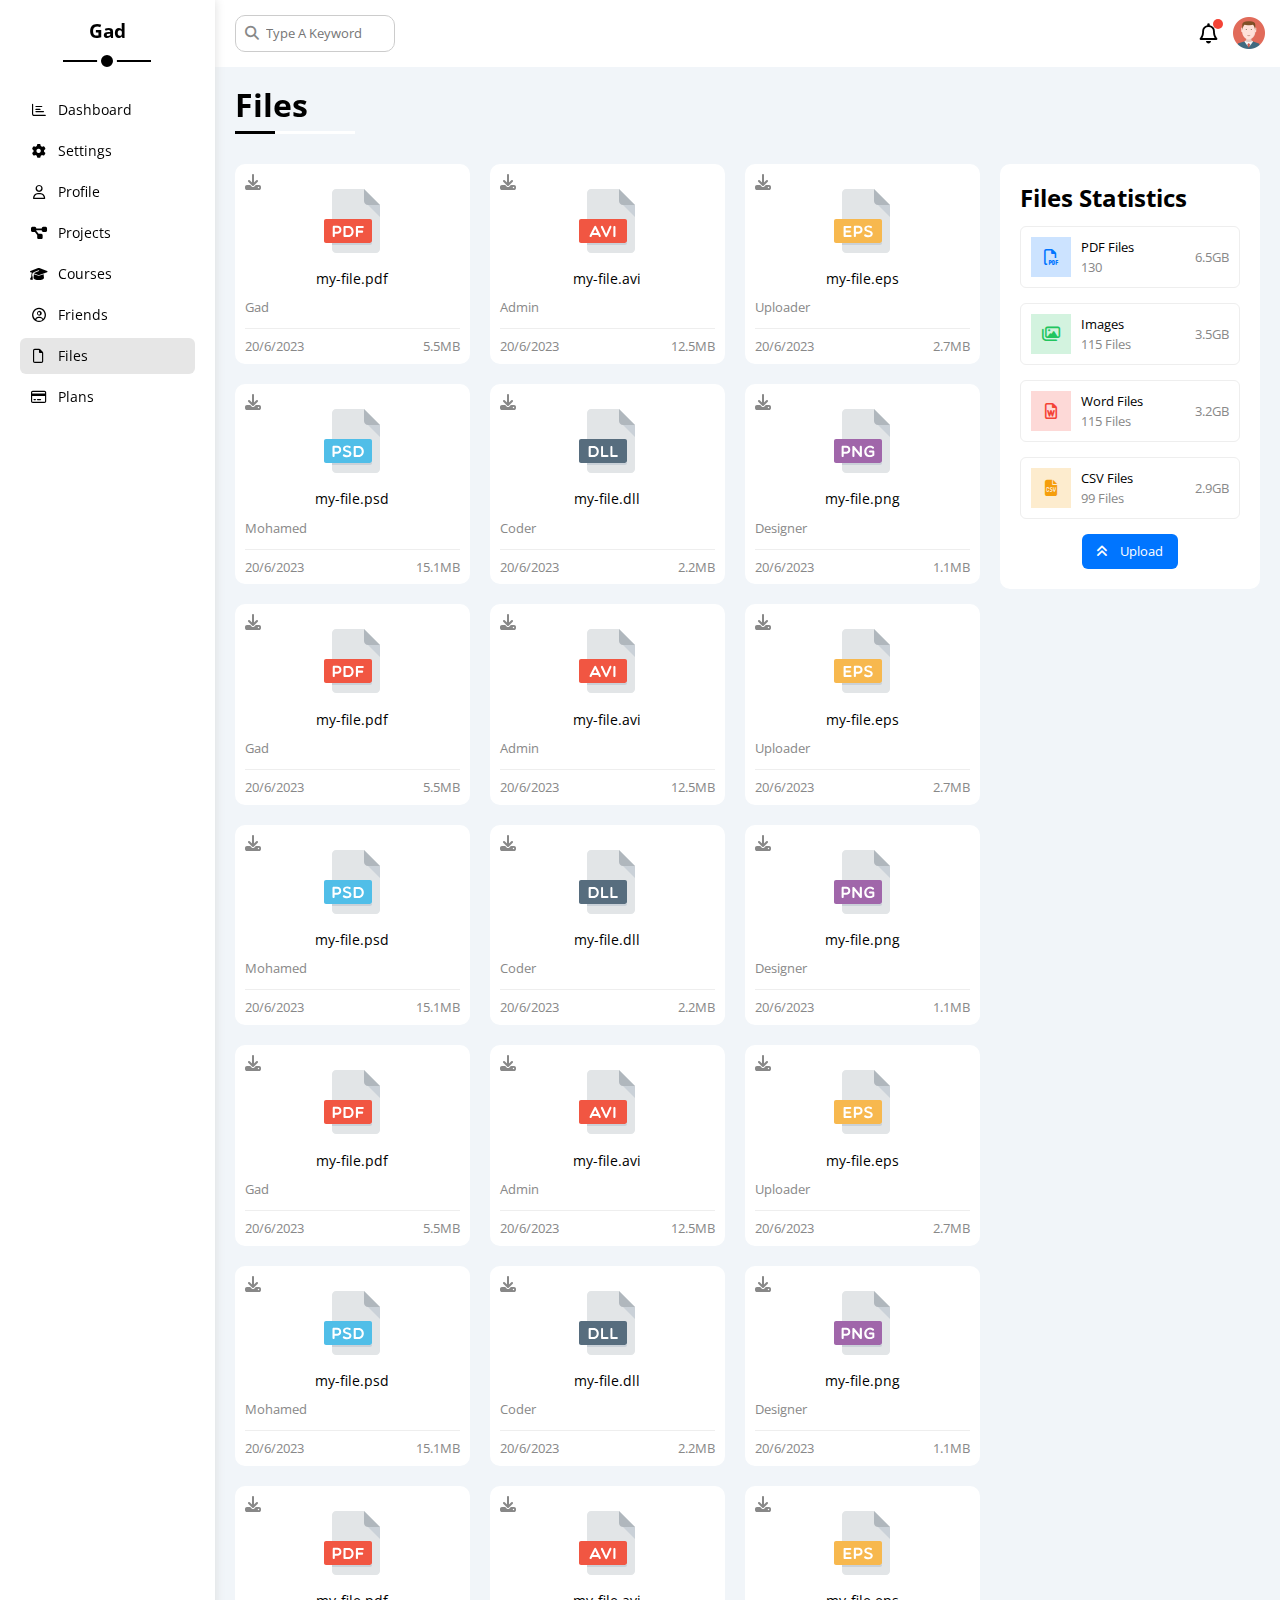
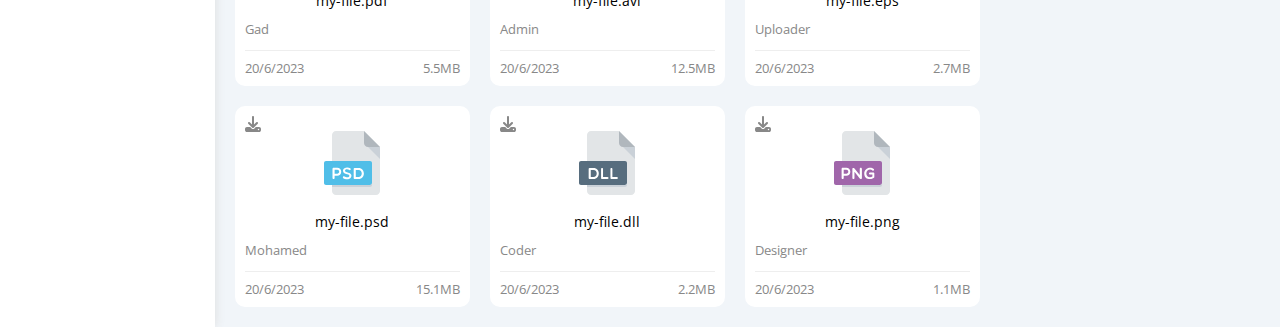
<file: Files.html>
<!DOCTYPE html>
<html lang="en">
    <head>
        <meta charset="UTF-8">
        <meta http-equiv="X-UA-Compatible" content="IE=edge">
        <meta name="viewport" content="width=device-width, initial-scale=1.0">
        <link rel="stylesheet" href="Css/all.min.css" />
        <link rel="stylesheet" href="Css/framework.css" />
        <link rel="stylesheet" href="Css/temp_4.css" />
        <link rel="stylesheet" href="Css/normalize.css" />
        <link rel="preconnect" href="https://fonts.googleapis.com">
        <link rel="preconnect" href="https://fonts.gstatic.com" crossorigin>
        <link href="https://fonts.googleapis.com/css2?family=Open+Sans:wght@300;500&display=swap" rel="stylesheet">
        <title>Files</title>
    </head>
    <body>
        <div class="page d-flex">
            <div class="sidebar bg-white p-20 p-relative">
                <div class="fixed">
                    <h3 class="p-relative txt-c mt-0">Gad</h3>
                    <ul>
                        <li>
                            <a class="d-flex align-center fs-14 c-black rad-6 p-10" href="index.html">
                                <i class="fa-regular fa-chart-bar fa-fw"></i>
                                <span class="fs-14 hide-mobile">Dashboard</span>
                            </a>
                        </li>
                        <li>
                            <a class="d-flex align-center fs-14 c-black rad-6 p-10" href="settings.html">
                                <i class="fa-solid fa-gear fa-fw"></i>
                                <span class="fs-14 hide-mobile">Settings</span>
                            </a>
                        </li>
                        <li>
                            <a class="d-flex align-center fs-14 c-black rad-6 p-10" href="Profile.html">
                                <i class="fa-regular fa-user fa-fw"></i>
                                <span class="fs-14 hide-mobile">Profile</span>
                            </a>
                        </li>
                        <li>
                            <a class="d-flex align-center fs-14 c-black rad-6 p-10" href="Projects.html">
                                <i class="fa-solid fa-diagram-project fa-fw"></i>
                                <span class="fs-14 hide-mobile">Projects</span>
                            </a>
                        </li>
                        <li>
                            <a class="d-flex align-center fs-14 c-black rad-6 p-10" href="Courses.html">
                                <i class="fa-solid fa-graduation-cap fa-fw"></i>
                                <span class="fs-14 hide-mobile">Courses</span>
                            </a>
                        </li>
                        <li>
                            <a class="d-flex align-center fs-14 c-black rad-6 p-10" href="Friends.html">
                                <i class="fa-regular fa-circle-user fa-fw"></i>
                                <span class="fs-14 hide-mobile">Friends</span>
                            </a>
                        </li>
                        <li>
                            <a class="active d-flex align-center fs-14 c-black rad-6 p-10" href="Files.html">
                                <i class="fa-regular fa-file fa-fw"></i>
                                <span class="fs-14 hide-mobile">Files</span>
                            </a>
                        </li>
                        <li>
                            <a class="d-flex align-center fs-14 c-black rad-6 p-10" href="Plans.html">
                                <i class="fa-regular fa-credit-card fa-fw"></i>
                                <span class="fs-14 hide-mobile">Plans</span>
                            </a>
                        </li>
                    </ul>
                </div>
            </div>
            <div class="content w-full">
                <!-- Start Head -->
                <div class="head bg-white p-15 between-flex">
                    <div class="search p-relative">
                        <input class="search p-10" type="search" placeholder="Type A Keyword">
                    </div>
                    <div class="icons d-flex align-center">
                        <span class="notification p-relative">
                            <i class="fa-regular fa-bell fa-lg"></i>
                        </span>
                        <img src="Images/avatar.png" alt="">
                    </div>
                </div>
                <!-- End Head -->
                <h1 class="p-relative">Files</h1>
                <div class="files-page d-flex m-20 gap-20">
                    <div class="files-stats p-20 bg-white rad-10">
                        <h2 class="mt-0 mb-15 txt-c-mobile">Files Statistics</h2>
                        <div class="d-flex align-center border-eee p-10 rad-6 mb-15 fs-13">
                            <i class="fa-regular fa-file-pdf fa-lg blue center-flex c-blue icon"></i>
                            <div class="info">
                                <span>PDF Files</span>
                                <span class="c-gray d-block mt-5">130</span>
                            </div>
                            <div class="size c-gray">6.5GB</div>
                        </div>
                        <div class="d-flex align-center border-eee p-10 rad-6 mb-15 fs-13">
                            <i class="fa-regular fa-images fa-lg green center-flex c-green icon"></i>
                            <div class="info">
                                <span>Images</span>
                                <span class="c-gray d-block mt-5">115 Files</span>
                            </div>
                            <div class="size c-gray">3.5GB</div>
                        </div>
                        <div class="d-flex align-center border-eee p-10 rad-6 mb-15 fs-13">
                            <i class="fa-regular fa-file-word fa-lg red center-flex c-red icon"></i>
                            <div class="info">
                                <span>Word Files</span>
                                <span class="c-gray d-block mt-5">115 Files</span>
                            </div>
                            <div class="size c-gray">3.2GB</div>
                        </div>
                        <div class="d-flex align-center border-eee p-10 rad-6 mb-15 fs-13">
                            <i class="fa-solid fa-file-csv fa-lg orange center-flex c-orange icon"></i>
                            <div class="info">
                                <span>CSV Files</span>
                                <span class="c-gray d-block mt-5">99 Files</span>
                            </div>
                            <div class="size c-gray">2.9GB</div>
                        </div>
                        <a class="upload bg-blue c-white fs-13 rad-6 d-block w-fit" href="#">
                            <i class="fa-solid fa-angles-up mr-10"></i>
                            Upload
                        </a>
                    </div>
                    <div class="files-content d-grid gap-20">
                        <div class="file bg-white p-10 rad-10">
                            <i class="fa-solid fa-download c-gray p-absolute"></i>
                            <div class="icon txt-c">
                                <img class="mt-15 mb-15" src="Images/pdf.svg" alt="">
                            </div>
                            <div class="txt-c mb-10 fs-14">my-file.pdf</div>
                            <p class="c-gray fs-13">Gad</p>
                            <div class="info between-flex mt-10 pt-10 fs-13 c-gray">
                                <span>20/6/2023</span>
                                <span>5.5MB</span>
                            </div>
                        </div>
                        <div class="file bg-white p-10 rad-10">
                            <i class="fa-solid fa-download c-gray p-absolute"></i>
                            <div class="icon txt-c">
                                <img class="mt-15 mb-15" src="Images/avi.svg" alt="">
                            </div>
                            <div class="txt-c mb-10 fs-14">my-file.avi</div>
                            <p class="c-gray fs-13">Admin</p>
                            <div class="info between-flex mt-10 pt-10 fs-13 c-gray">
                                <span>20/6/2023</span>
                                <span>12.5MB</span>
                            </div>
                        </div>
                        <div class="file bg-white p-10 rad-10">
                            <i class="fa-solid fa-download c-gray p-absolute"></i>
                            <div class="icon txt-c">
                                <img class="mt-15 mb-15" src="Images/eps.svg" alt="">
                            </div>
                            <div class="txt-c mb-10 fs-14">my-file.eps</div>
                            <p class="c-gray fs-13">Uploader</p>
                            <div class="info between-flex mt-10 pt-10 fs-13 c-gray">
                                <span>20/6/2023</span>
                                <span>2.7MB</span>
                            </div>
                        </div>
                        <div class="file bg-white p-10 rad-10">
                            <i class="fa-solid fa-download c-gray p-absolute"></i>
                            <div class="icon txt-c">
                                <img class="mt-15 mb-15" src="Images/psd.svg" alt="">
                            </div>
                            <div class="txt-c mb-10 fs-14">my-file.psd</div>
                            <p class="c-gray fs-13">Mohamed</p>
                            <div class="info between-flex mt-10 pt-10 fs-13 c-gray">
                                <span>20/6/2023</span>
                                <span>15.1MB</span>
                            </div>
                        </div>
                        <div class="file bg-white p-10 rad-10">
                            <i class="fa-solid fa-download c-gray p-absolute"></i>
                            <div class="icon txt-c">
                                <img class="mt-15 mb-15" src="Images/dll.svg" alt="">
                            </div>
                            <div class="txt-c mb-10 fs-14">my-file.dll</div>
                            <p class="c-gray fs-13">Coder</p>
                            <div class="info between-flex mt-10 pt-10 fs-13 c-gray">
                                <span>20/6/2023</span>
                                <span>2.2MB</span>
                            </div>
                        </div>
                        <div class="file bg-white p-10 rad-10">
                            <i class="fa-solid fa-download c-gray p-absolute"></i>
                            <div class="icon txt-c">
                                <img class="mt-15 mb-15" src="Images/png.svg" alt="">
                            </div>
                            <div class="txt-c mb-10 fs-14">my-file.png</div>
                            <p class="c-gray fs-13">Designer</p>
                            <div class="info between-flex mt-10 pt-10 fs-13 c-gray">
                                <span>20/6/2023</span>
                                <span>1.1MB</span>
                            </div>
                        </div>
                        <div class="file bg-white p-10 rad-10">
                            <i class="fa-solid fa-download c-gray p-absolute"></i>
                            <div class="icon txt-c">
                                <img class="mt-15 mb-15" src="Images/pdf.svg" alt="">
                            </div>
                            <div class="txt-c mb-10 fs-14">my-file.pdf</div>
                            <p class="c-gray fs-13">Gad</p>
                            <div class="info between-flex mt-10 pt-10 fs-13 c-gray">
                                <span>20/6/2023</span>
                                <span>5.5MB</span>
                            </div>
                        </div>
                        <div class="file bg-white p-10 rad-10">
                            <i class="fa-solid fa-download c-gray p-absolute"></i>
                            <div class="icon txt-c">
                                <img class="mt-15 mb-15" src="Images/avi.svg" alt="">
                            </div>
                            <div class="txt-c mb-10 fs-14">my-file.avi</div>
                            <p class="c-gray fs-13">Admin</p>
                            <div class="info between-flex mt-10 pt-10 fs-13 c-gray">
                                <span>20/6/2023</span>
                                <span>12.5MB</span>
                            </div>
                        </div>
                        <div class="file bg-white p-10 rad-10">
                            <i class="fa-solid fa-download c-gray p-absolute"></i>
                            <div class="icon txt-c">
                                <img class="mt-15 mb-15" src="Images/eps.svg" alt="">
                            </div>
                            <div class="txt-c mb-10 fs-14">my-file.eps</div>
                            <p class="c-gray fs-13">Uploader</p>
                            <div class="info between-flex mt-10 pt-10 fs-13 c-gray">
                                <span>20/6/2023</span>
                                <span>2.7MB</span>
                            </div>
                        </div>
                        <div class="file bg-white p-10 rad-10">
                            <i class="fa-solid fa-download c-gray p-absolute"></i>
                            <div class="icon txt-c">
                                <img class="mt-15 mb-15" src="Images/psd.svg" alt="">
                            </div>
                            <div class="txt-c mb-10 fs-14">my-file.psd</div>
                            <p class="c-gray fs-13">Mohamed</p>
                            <div class="info between-flex mt-10 pt-10 fs-13 c-gray">
                                <span>20/6/2023</span>
                                <span>15.1MB</span>
                            </div>
                        </div>
                        <div class="file bg-white p-10 rad-10">
                            <i class="fa-solid fa-download c-gray p-absolute"></i>
                            <div class="icon txt-c">
                                <img class="mt-15 mb-15" src="Images/dll.svg" alt="">
                            </div>
                            <div class="txt-c mb-10 fs-14">my-file.dll</div>
                            <p class="c-gray fs-13">Coder</p>
                            <div class="info between-flex mt-10 pt-10 fs-13 c-gray">
                                <span>20/6/2023</span>
                                <span>2.2MB</span>
                            </div>
                        </div>
                        <div class="file bg-white p-10 rad-10">
                            <i class="fa-solid fa-download c-gray p-absolute"></i>
                            <div class="icon txt-c">
                                <img class="mt-15 mb-15" src="Images/png.svg" alt="">
                            </div>
                            <div class="txt-c mb-10 fs-14">my-file.png</div>
                            <p class="c-gray fs-13">Designer</p>
                            <div class="info between-flex mt-10 pt-10 fs-13 c-gray">
                                <span>20/6/2023</span>
                                <span>1.1MB</span>
                            </div>
                        </div>
                        <div class="file bg-white p-10 rad-10">
                            <i class="fa-solid fa-download c-gray p-absolute"></i>
                            <div class="icon txt-c">
                                <img class="mt-15 mb-15" src="Images/pdf.svg" alt="">
                            </div>
                            <div class="txt-c mb-10 fs-14">my-file.pdf</div>
                            <p class="c-gray fs-13">Gad</p>
                            <div class="info between-flex mt-10 pt-10 fs-13 c-gray">
                                <span>20/6/2023</span>
                                <span>5.5MB</span>
                            </div>
                        </div>
                        <div class="file bg-white p-10 rad-10">
                            <i class="fa-solid fa-download c-gray p-absolute"></i>
                            <div class="icon txt-c">
                                <img class="mt-15 mb-15" src="Images/avi.svg" alt="">
                            </div>
                            <div class="txt-c mb-10 fs-14">my-file.avi</div>
                            <p class="c-gray fs-13">Admin</p>
                            <div class="info between-flex mt-10 pt-10 fs-13 c-gray">
                                <span>20/6/2023</span>
                                <span>12.5MB</span>
                            </div>
                        </div>
                        <div class="file bg-white p-10 rad-10">
                            <i class="fa-solid fa-download c-gray p-absolute"></i>
                            <div class="icon txt-c">
                                <img class="mt-15 mb-15" src="Images/eps.svg" alt="">
                            </div>
                            <div class="txt-c mb-10 fs-14">my-file.eps</div>
                            <p class="c-gray fs-13">Uploader</p>
                            <div class="info between-flex mt-10 pt-10 fs-13 c-gray">
                                <span>20/6/2023</span>
                                <span>2.7MB</span>
                            </div>
                        </div>
                        <div class="file bg-white p-10 rad-10">
                            <i class="fa-solid fa-download c-gray p-absolute"></i>
                            <div class="icon txt-c">
                                <img class="mt-15 mb-15" src="Images/psd.svg" alt="">
                            </div>
                            <div class="txt-c mb-10 fs-14">my-file.psd</div>
                            <p class="c-gray fs-13">Mohamed</p>
                            <div class="info between-flex mt-10 pt-10 fs-13 c-gray">
                                <span>20/6/2023</span>
                                <span>15.1MB</span>
                            </div>
                        </div>
                        <div class="file bg-white p-10 rad-10">
                            <i class="fa-solid fa-download c-gray p-absolute"></i>
                            <div class="icon txt-c">
                                <img class="mt-15 mb-15" src="Images/dll.svg" alt="">
                            </div>
                            <div class="txt-c mb-10 fs-14">my-file.dll</div>
                            <p class="c-gray fs-13">Coder</p>
                            <div class="info between-flex mt-10 pt-10 fs-13 c-gray">
                                <span>20/6/2023</span>
                                <span>2.2MB</span>
                            </div>
                        </div>
                        <div class="file bg-white p-10 rad-10">
                            <i class="fa-solid fa-download c-gray p-absolute"></i>
                            <div class="icon txt-c">
                                <img class="mt-15 mb-15" src="Images/png.svg" alt="">
                            </div>
                            <div class="txt-c mb-10 fs-14">my-file.png</div>
                            <p class="c-gray fs-13">Designer</p>
                            <div class="info between-flex mt-10 pt-10 fs-13 c-gray">
                                <span>20/6/2023</span>
                                <span>1.1MB</span>
                            </div>
                        </div>
                        <div class="file bg-white p-10 rad-10">
                            <i class="fa-solid fa-download c-gray p-absolute"></i>
                            <div class="icon txt-c">
                                <img class="mt-15 mb-15" src="Images/pdf.svg" alt="">
                            </div>
                            <div class="txt-c mb-10 fs-14">my-file.pdf</div>
                            <p class="c-gray fs-13">Gad</p>
                            <div class="info between-flex mt-10 pt-10 fs-13 c-gray">
                                <span>20/6/2023</span>
                                <span>5.5MB</span>
                            </div>
                        </div>
                        <div class="file bg-white p-10 rad-10">
                            <i class="fa-solid fa-download c-gray p-absolute"></i>
                            <div class="icon txt-c">
                                <img class="mt-15 mb-15" src="Images/avi.svg" alt="">
                            </div>
                            <div class="txt-c mb-10 fs-14">my-file.avi</div>
                            <p class="c-gray fs-13">Admin</p>
                            <div class="info between-flex mt-10 pt-10 fs-13 c-gray">
                                <span>20/6/2023</span>
                                <span>12.5MB</span>
                            </div>
                        </div>
                        <div class="file bg-white p-10 rad-10">
                            <i class="fa-solid fa-download c-gray p-absolute"></i>
                            <div class="icon txt-c">
                                <img class="mt-15 mb-15" src="Images/eps.svg" alt="">
                            </div>
                            <div class="txt-c mb-10 fs-14">my-file.eps</div>
                            <p class="c-gray fs-13">Uploader</p>
                            <div class="info between-flex mt-10 pt-10 fs-13 c-gray">
                                <span>20/6/2023</span>
                                <span>2.7MB</span>
                            </div>
                        </div>
                        <div class="file bg-white p-10 rad-10">
                            <i class="fa-solid fa-download c-gray p-absolute"></i>
                            <div class="icon txt-c">
                                <img class="mt-15 mb-15" src="Images/psd.svg" alt="">
                            </div>
                            <div class="txt-c mb-10 fs-14">my-file.psd</div>
                            <p class="c-gray fs-13">Mohamed</p>
                            <div class="info between-flex mt-10 pt-10 fs-13 c-gray">
                                <span>20/6/2023</span>
                                <span>15.1MB</span>
                            </div>
                        </div>
                        <div class="file bg-white p-10 rad-10">
                            <i class="fa-solid fa-download c-gray p-absolute"></i>
                            <div class="icon txt-c">
                                <img class="mt-15 mb-15" src="Images/dll.svg" alt="">
                            </div>
                            <div class="txt-c mb-10 fs-14">my-file.dll</div>
                            <p class="c-gray fs-13">Coder</p>
                            <div class="info between-flex mt-10 pt-10 fs-13 c-gray">
                                <span>20/6/2023</span>
                                <span>2.2MB</span>
                            </div>
                        </div>
                        <div class="file bg-white p-10 rad-10">
                            <i class="fa-solid fa-download c-gray p-absolute"></i>
                            <div class="icon txt-c">
                                <img class="mt-15 mb-15" src="Images/png.svg" alt="">
                            </div>
                            <div class="txt-c mb-10 fs-14">my-file.png</div>
                            <p class="c-gray fs-13">Designer</p>
                            <div class="info between-flex mt-10 pt-10 fs-13 c-gray">
                                <span>20/6/2023</span>
                                <span>1.1MB</span>
                            </div>
                        </div>
                    </div>
                </div>
            </div>
        </div>
    </body>
</html>
</file>
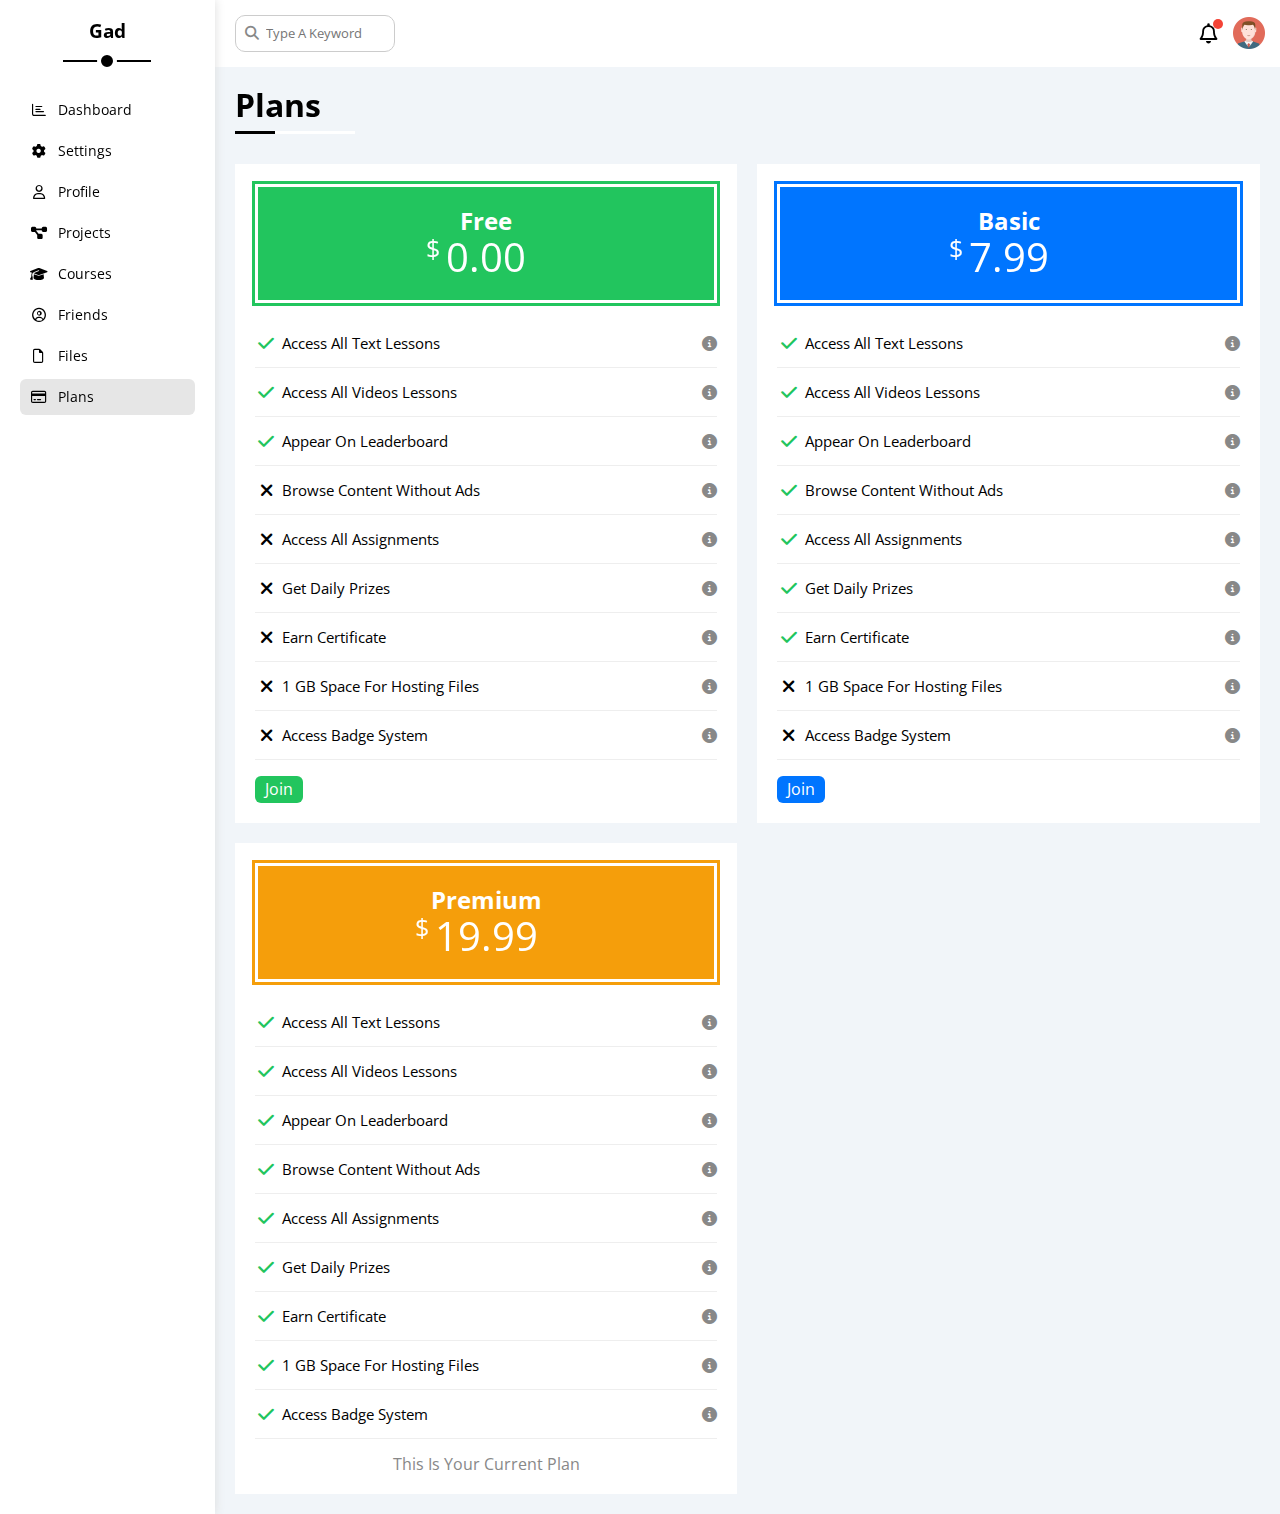
<file: Plans.html>
<!DOCTYPE html>
<html lang="en">
    <head>
        <meta charset="UTF-8">
        <meta http-equiv="X-UA-Compatible" content="IE=edge">
        <meta name="viewport" content="width=device-width, initial-scale=1.0">
        <link rel="stylesheet" href="Css/all.min.css" />
        <link rel="stylesheet" href="Css/framework.css" />
        <link rel="stylesheet" href="Css/temp_4.css" />
        <link rel="stylesheet" href="Css/normalize.css" />
        <link rel="preconnect" href="https://fonts.googleapis.com">
        <link rel="preconnect" href="https://fonts.gstatic.com" crossorigin>
        <link href="https://fonts.googleapis.com/css2?family=Open+Sans:wght@300;500&display=swap" rel="stylesheet">
        <title>Plans</title>
    </head>
    <body>
        <div class="page d-flex">
            <div class="sidebar bg-white p-20 p-relative">
                <div class="fixed">
                    <h3 class="p-relative txt-c mt-0">Gad</h3>
                    <ul>
                        <li>
                            <a class="d-flex align-center fs-14 c-black rad-6 p-10" href="index.html">
                                <i class="fa-regular fa-chart-bar fa-fw"></i>
                                <span class="fs-14 hide-mobile">Dashboard</span>
                            </a>
                        </li>
                        <li>
                            <a class="d-flex align-center fs-14 c-black rad-6 p-10" href="settings.html">
                                <i class="fa-solid fa-gear fa-fw"></i>
                                <span class="fs-14 hide-mobile">Settings</span>
                            </a>
                        </li>
                        <li>
                            <a class="d-flex align-center fs-14 c-black rad-6 p-10" href="Profile.html">
                                <i class="fa-regular fa-user fa-fw"></i>
                                <span class="fs-14 hide-mobile">Profile</span>
                            </a>
                        </li>
                        <li>
                            <a class="d-flex align-center fs-14 c-black rad-6 p-10" href="Projects.html">
                                <i class="fa-solid fa-diagram-project fa-fw"></i>
                                <span class="fs-14 hide-mobile">Projects</span>
                            </a>
                        </li>
                        <li>
                            <a class="d-flex align-center fs-14 c-black rad-6 p-10" href="Courses.html">
                                <i class="fa-solid fa-graduation-cap fa-fw"></i>
                                <span class="fs-14 hide-mobile">Courses</span>
                            </a>
                        </li>
                        <li>
                            <a class="d-flex align-center fs-14 c-black rad-6 p-10" href="Friends.html">
                                <i class="fa-regular fa-circle-user fa-fw"></i>
                                <span class="fs-14 hide-mobile">Friends</span>
                            </a>
                        </li>
                        <li>
                            <a class="d-flex align-center fs-14 c-black rad-6 p-10" href="Files.html">
                                <i class="fa-regular fa-file fa-fw"></i>
                                <span class="fs-14 hide-mobile">Files</span>
                            </a>
                        </li>
                        <li>
                            <a class="active d-flex align-center fs-14 c-black rad-6 p-10" href="Plans.html">
                                <i class="fa-regular fa-credit-card fa-fw"></i>
                                <span class="fs-14 hide-mobile">Plans</span>
                            </a>
                        </li>
                    </ul>
                </div>
            </div>
            <div class="content w-full">
                <!-- Start Head -->
                <div class="head bg-white p-15 between-flex">
                    <div class="search p-relative">
                        <input class="search p-10" type="search" placeholder="Type A Keyword">
                    </div>
                    <div class="icons d-flex align-center">
                        <span class="notification p-relative">
                            <i class="fa-regular fa-bell fa-lg"></i>
                        </span>
                        <img src="Images/avatar.png" alt="">
                    </div>
                </div>
                <!-- End Head -->
                <h1 class="p-relative">Plans</h1>
                <div class="plans-page d-grid m-20 gap-20">
                    <div class="plan green bg-white p-20">
                        <div class="top bg-green txt-c p-20">
                            <h2 class="m-0 c-white">Free</h2>
                            <div class="price c-white"><span>$</span>0.00</div>
                        </div>
                        <ul>
                            <li>
                                <i class="fa-solid fa-check fa-fw yes"></i>
                                <span>Access All Text Lessons</span>
                                <i class="fa-solid fa-circle-info help"></i>
                            </li>
                            <li>
                                <i class="fa-solid fa-check fa-fw yes"></i>
                                <span>Access All Videos Lessons</span>
                                <i class="fa-solid fa-circle-info help"></i>
                            </li>
                            <li>
                                <i class="fa-solid fa-check fa-fw yes"></i>
                                <span>Appear On Leaderboard</span>
                                <i class="fa-solid fa-circle-info help"></i>
                            </li>
                            <li>
                                <i class="fa-solid fa-xmark fa-fw"></i>
                                <span>Browse Content Without Ads</span>
                                <i class="fa-solid fa-circle-info help"></i>
                            </li>
                            <li>
                                <i class="fa-solid fa-xmark fa-fw"></i>
                                <span>Access All Assignments</span>
                                <i class="fa-solid fa-circle-info help"></i>
                            </li>
                            <li>
                                <i class="fa-solid fa-xmark fa-fw"></i>
                                <span>Get Daily Prizes</span>
                                <i class="fa-solid fa-circle-info help"></i>
                            </li>
                            <li>
                                <i class="fa-solid fa-xmark fa-fw"></i>
                                <span>Earn Certificate</span>
                                <i class="fa-solid fa-circle-info help"></i>
                            </li>
                            <li>
                                <i class="fa-solid fa-xmark fa-fw"></i>
                                <span>1 GB Space For Hosting Files</span>
                                <i class="fa-solid fa-circle-info help"></i>
                            </li>
                            <li>
                                <i class="fa-solid fa-xmark fa-fw"></i>
                                <span>Access Badge System</span>
                                <i class="fa-solid fa-circle-info help"></i>
                            </li>
                        </ul>
                        <a href="#" class="btn-shape bg-green c-white d-block w-fit">Join</a>
                    </div>
                    <div class="plan blue bg-white p-20">
                        <div class="top bg-blue txt-c p-20">
                            <h2 class="m-0 c-white">Basic</h2>
                            <div class="price c-white"><span>$</span>7.99</div>
                        </div>
                        <ul>
                            <li>
                                <i class="fa-solid fa-check fa-fw yes"></i>
                                <span>Access All Text Lessons</span>
                                <i class="fa-solid fa-circle-info help"></i>
                            </li>
                            <li>
                                <i class="fa-solid fa-check fa-fw yes"></i>
                                <span>Access All Videos Lessons</span>
                                <i class="fa-solid fa-circle-info help"></i>
                            </li>
                            <li>
                                <i class="fa-solid fa-check fa-fw yes"></i>
                                <span>Appear On Leaderboard</span>
                                <i class="fa-solid fa-circle-info help"></i>
                            </li>
                            <li>
                                <i class="fa-solid fa-check fa-fw yes"></i>
                                <span>Browse Content Without Ads</span>
                                <i class="fa-solid fa-circle-info help"></i>
                            </li>
                            <li>
                                <i class="fa-solid fa-check fa-fw yes"></i>
                                <span>Access All Assignments</span>
                                <i class="fa-solid fa-circle-info help"></i>
                            </li>
                            <li>
                                <i class="fa-solid fa-check fa-fw yes"></i>
                                <span>Get Daily Prizes</span>
                                <i class="fa-solid fa-circle-info help"></i>
                            </li>
                            <li>
                                <i class="fa-solid fa-check fa-fw yes"></i>
                                <span>Earn Certificate</span>
                                <i class="fa-solid fa-circle-info help"></i>
                            </li>
                            <li>
                                <i class="fa-solid fa-xmark fa-fw"></i>
                                <span>1 GB Space For Hosting Files</span>
                                <i class="fa-solid fa-circle-info help"></i>
                            </li>
                            <li>
                                <i class="fa-solid fa-xmark fa-fw"></i>
                                <span>Access Badge System</span>
                                <i class="fa-solid fa-circle-info help"></i>
                            </li>
                        </ul>
                        <a href="#" class="btn-shape bg-blue c-white d-block w-fit">Join</a>
                    </div>
                    <div class="plan orange bg-white p-20">
                        <div class="top bg-orange txt-c p-20">
                            <h2 class="m-0 c-white">Premium</h2>
                            <div class="price c-white"><span>$</span>19.99</div>
                        </div>
                        <ul>
                            <li>
                                <i class="fa-solid fa-check fa-fw yes"></i>
                                <span>Access All Text Lessons</span>
                                <i class="fa-solid fa-circle-info help"></i>
                            </li>
                            <li>
                                <i class="fa-solid fa-check fa-fw yes"></i>
                                <span>Access All Videos Lessons</span>
                                <i class="fa-solid fa-circle-info help"></i>
                            </li>
                            <li>
                                <i class="fa-solid fa-check fa-fw yes"></i>
                                <span>Appear On Leaderboard</span>
                                <i class="fa-solid fa-circle-info help"></i>
                            </li>
                            <li>
                                <i class="fa-solid fa-check fa-fw yes"></i>
                                <span>Browse Content Without Ads</span>
                                <i class="fa-solid fa-circle-info help"></i>
                            </li>
                            <li>
                                <i class="fa-solid fa-check fa-fw yes"></i>
                                <span>Access All Assignments</span>
                                <i class="fa-solid fa-circle-info help"></i>
                            </li>
                            <li>
                                <i class="fa-solid fa-check fa-fw yes"></i>
                                <span>Get Daily Prizes</span>
                                <i class="fa-solid fa-circle-info help"></i>
                            </li>
                            <li>
                                <i class="fa-solid fa-check fa-fw yes"></i>
                                <span>Earn Certificate</span>
                                <i class="fa-solid fa-circle-info help"></i>
                            </li>
                            <li>
                                <i class="fa-solid fa-check fa-fw yes"></i>
                                <span>1 GB Space For Hosting Files</span>
                                <i class="fa-solid fa-circle-info help"></i>
                            </li>
                            <li>
                                <i class="fa-solid fa-check fa-fw yes"></i>
                                <span>Access Badge System</span>
                                <i class="fa-solid fa-circle-info help"></i>
                            </li>
                        </ul>
                        <p class="c-gray m-0 txt-c">This Is Your Current Plan</p>
                    </div>
                </div>
            </div>
        </div>
    </body>
</html>
</file>
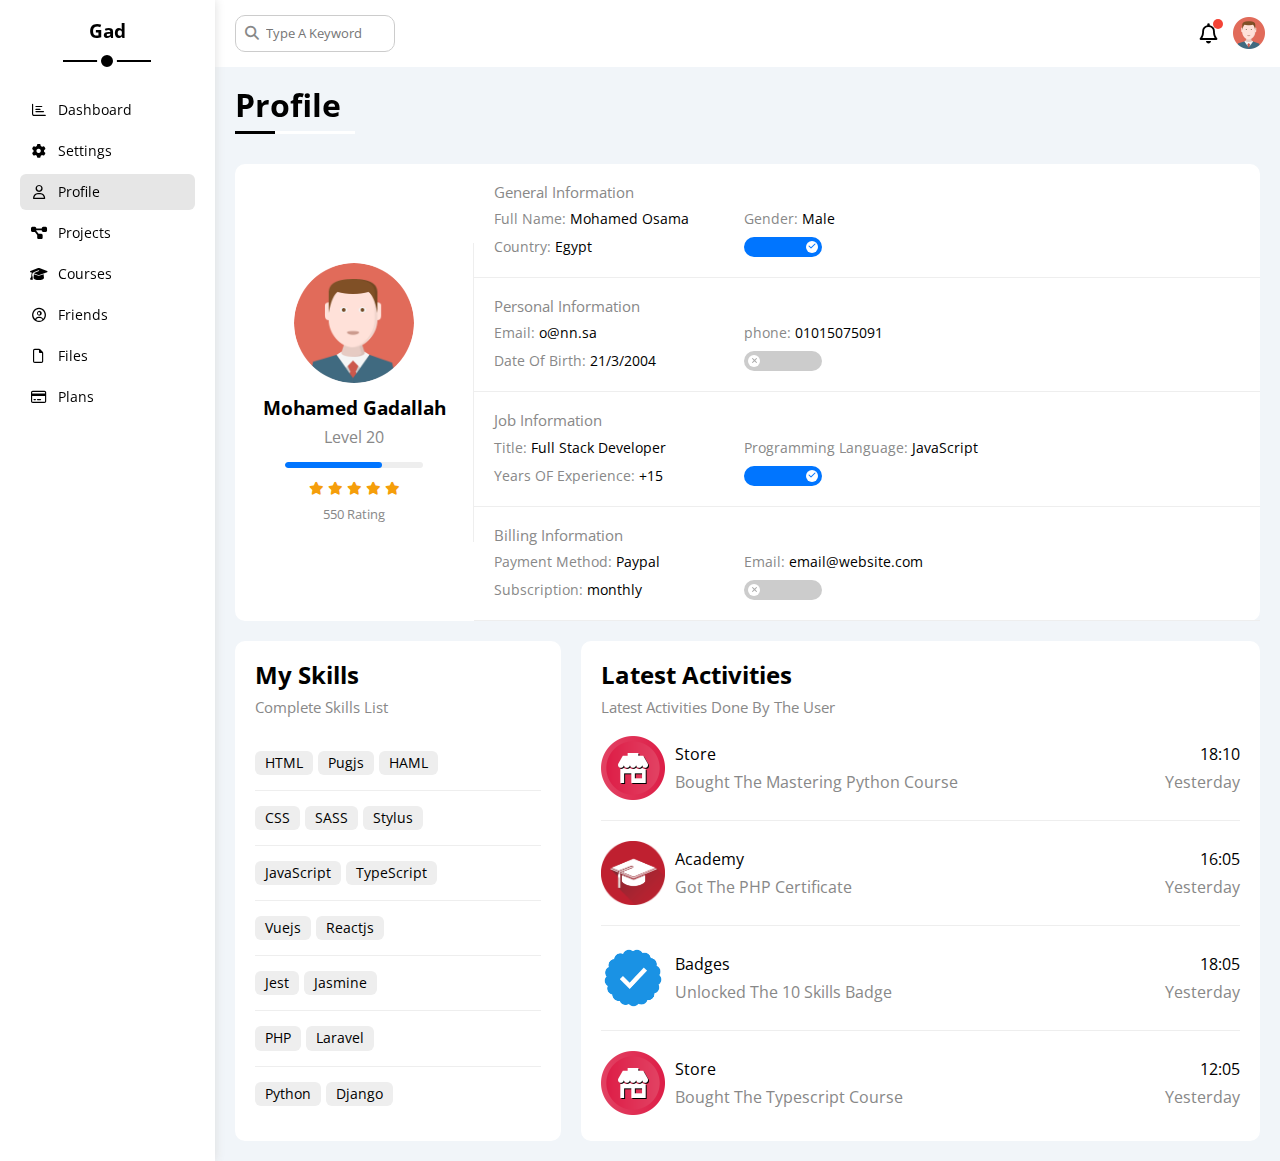
<file: Profile.html>
<!DOCTYPE html>
<html lang="en">
    <head>
        <meta charset="UTF-8">
        <meta http-equiv="X-UA-Compatible" content="IE=edge">
        <meta name="viewport" content="width=device-width, initial-scale=1.0">
        <link rel="stylesheet" href="Css/all.min.css" />
        <link rel="stylesheet" href="Css/framework.css" />
        <link rel="stylesheet" href="Css/temp_4.css" />
        <link rel="stylesheet" href="Css/normalize.css" />
        <link rel="preconnect" href="https://fonts.googleapis.com">
        <link rel="preconnect" href="https://fonts.gstatic.com" crossorigin>
        <link href="https://fonts.googleapis.com/css2?family=Open+Sans:wght@300;500&display=swap" rel="stylesheet">
        <title>Profile</title>
    </head>
    <body>
        <div class="page d-flex">
            <div class="sidebar bg-white p-20 p-relative">
                <div class="fixed">
                    <h3 class="p-relative txt-c mt-0">Gad</h3>
                    <ul>
                        <li>
                            <a class="d-flex align-center fs-14 c-black rad-6 p-10" href="index.html">
                                <i class="fa-regular fa-chart-bar fa-fw"></i>
                                <span class="fs-14 hide-mobile">Dashboard</span>
                            </a>
                        </li>
                        <li>
                            <a class="d-flex align-center fs-14 c-black rad-6 p-10" href="settings.html">
                                <i class="fa-solid fa-gear fa-fw"></i>
                                <span class="fs-14 hide-mobile">Settings</span>
                            </a>
                        </li>
                        <li>
                            <a class="active d-flex align-center fs-14 c-black rad-6 p-10" href="Profile.html">
                                <i class="fa-regular fa-user fa-fw"></i>
                                <span class="fs-14 hide-mobile">Profile</span>
                            </a>
                        </li>
                        <li>
                            <a class="d-flex align-center fs-14 c-black rad-6 p-10" href="Projects.html">
                                <i class="fa-solid fa-diagram-project fa-fw"></i>
                                <span class="fs-14 hide-mobile">Projects</span>
                            </a>
                        </li>
                        <li>
                            <a class="d-flex align-center fs-14 c-black rad-6 p-10" href="Courses.html">
                                <i class="fa-solid fa-graduation-cap fa-fw"></i>
                                <span class="fs-14 hide-mobile">Courses</span>
                            </a>
                        </li>
                        <li>
                            <a class="d-flex align-center fs-14 c-black rad-6 p-10" href="Friends.html">
                                <i class="fa-regular fa-circle-user fa-fw"></i>
                                <span class="fs-14 hide-mobile">Friends</span>
                            </a>
                        </li>
                        <li>
                            <a class="d-flex align-center fs-14 c-black rad-6 p-10" href="Files.html">
                                <i class="fa-regular fa-file fa-fw"></i>
                                <span class="fs-14 hide-mobile">Files</span>
                            </a>
                        </li>
                        <li>
                            <a class="d-flex align-center fs-14 c-black rad-6 p-10" href="Plans.html">
                                <i class="fa-regular fa-credit-card fa-fw"></i>
                                <span class="fs-14 hide-mobile">Plans</span>
                            </a>
                        </li>
                    </ul>
                </div>
            </div>
            <div class="content w-full">
                <!-- Start Head -->
                <div class="head bg-white p-15 between-flex">
                    <div class="search p-relative">
                        <input class="search p-10" type="search" placeholder="Type A Keyword">
                    </div>
                    <div class="icons d-flex align-center">
                        <span class="notification p-relative">
                            <i class="fa-regular fa-bell fa-lg"></i>
                        </span>
                        <img src="Images/avatar.png" alt="">
                    </div>
                </div>
                <!-- End Head -->
                <h1 class="p-relative">Profile</h1>
                <div class="profile-page m-20">
                    <div class="overview bg-white rad-10 d-flex align-center">
                        <div class="avatar-box txt-c p-20">
                            <img class="rad-half mb-10" src="Images/avatar.png" alt="">
                            <h3 class="m-0">Mohamed Gadallah</h3>
                            <p class="c-gray mt-10">Level 20</p>
                            <div class="level rad-6 bg-eee p-relative">
                                <span style="width: 70%;"></span>
                            </div>
                            <div class="rating mt-10 mb-10">
                                <i class="fa-solid fa-star c-orange fs-13"></i>
                                <i class="fa-solid fa-star c-orange fs-13"></i>
                                <i class="fa-solid fa-star c-orange fs-13"></i>
                                <i class="fa-solid fa-star c-orange fs-13"></i>
                                <i class="fa-solid fa-star c-orange fs-13"></i>
                            </div>
                            <p class="c-gray m-0 fs-13">550 Rating</p>
                        </div>
                        <div class="info-box w-full txt-c-mobile">
                            <!-- Start Info Row -->
                            <div class="box p-20 d-flex align-center">
                                <h4 class="c-gray fs-15 m-0 w-full">General Information</h4>
                                <div class="fs-14">
                                    <span class="c-gray">Full Name:</span>
                                    <span>Mohamed Osama</span>
                                </div>
                                <div class="fs-14">
                                    <span class="c-gray">Gender:</span>
                                    <span>Male</span>
                                </div>
                                <div class="fs-14">
                                    <span class="c-gray">Country:</span>
                                    <span>Egypt</span>
                                </div>
                                <div class="fs-14">
                                    <label>
                                        <input class="toggle-checkbox" type="checkbox" checked >
                                        <div class="toggle-switch"></div>
                                    </label>
                                </div>
                            </div>
                            <!-- Start Info Row -->
                            <!-- Start Info Row -->
                            <div class="box p-20 d-flex align-center">
                                <h4 class="c-gray fs-15 m-0 w-full">Personal Information</h4>
                                <div class="fs-14">
                                    <span class="c-gray">Email:</span>
                                    <span>o@nn.sa</span>
                                </div>
                                <div class="fs-14">
                                    <span class="c-gray">phone:</span>
                                    <span>01015075091</span>
                                </div>
                                <div class="fs-14">
                                    <span class="c-gray">Date Of Birth:</span>
                                    <span>21/3/2004</span>
                                </div>
                                <div class="fs-14">
                                    <label>
                                        <input class="toggle-checkbox" type="checkbox">
                                        <div class="toggle-switch"></div>
                                    </label>
                                </div>
                            </div>
                            <!-- Start Info Row -->
                            <!-- Start Info Row -->
                            <div class="box p-20 d-flex align-center">
                                <h4 class="c-gray fs-15 m-0 w-full">Job Information</h4>
                                <div class="fs-14">
                                    <span class="c-gray">Title:</span>
                                    <span>Full Stack Developer</span>
                                </div>
                                <div class="fs-14">
                                    <span class="c-gray">Programming Language:</span>
                                    <span>JavaScript</span>
                                </div>
                                <div class="fs-14">
                                    <span class="c-gray">Years OF Experience:</span>
                                    <span>+15</span>
                                </div>
                                <div class="fs-14">
                                    <label>
                                        <input class="toggle-checkbox" type="checkbox" checked >
                                        <div class="toggle-switch"></div>
                                    </label>
                                </div>
                            </div>
                            <!-- Start Info Row -->
                            <!-- Start Info Row -->
                            <div class="box p-20 d-flex align-center">
                                <h4 class="c-gray fs-15 m-0 w-full">Billing Information</h4>
                                <div class="fs-14">
                                    <span class="c-gray">Payment Method:</span>
                                    <span>Paypal</span>
                                </div>
                                <div class="fs-14">
                                    <span class="c-gray">Email:</span>
                                    <span>email@website.com</span>
                                </div>
                                <div class="fs-14">
                                    <span class="c-gray">Subscription:</span>
                                    <span>monthly</span>
                                </div>
                                <div class="fs-14">
                                    <label>
                                        <input class="toggle-checkbox" type="checkbox">
                                        <div class="toggle-switch"></div>
                                    </label>
                                </div>
                            </div>
                            <!-- Start Info Row -->
                        </div>
                    </div>
                    <!-- Start Other Data -->
                    <div class="other-data d-flex gap-20">
                        <div class="skills-card p-20 bg-white rad-10 mt-20">
                            <h2 class="mt-0 mb-10">My Skills</h2>
                            <p class="mt-0 mb-20 c-gray fs-15">Complete Skills List</p>
                            <ul class="m-0 txt-c-mobile">
                                <li><span>HTML</span><span>Pugjs</span><span>HAML</span></li>
                                <li><span>CSS</span><span>SASS</span><span>Stylus</span></li>
                                <li><span>JavaScript</span><span>TypeScript</span></li>
                                <li><span>Vuejs</span><span>Reactjs</span></li>
                                <li><span>Jest</span><span>Jasmine</span></li>
                                <li><span>PHP</span><span>Laravel</span></li>
                                <li><span>Python</span><span>Django</span></li>
                            </ul>
                        </div>
                        <div class="activities p-20 bg-white rad-10 mt-20">
                            <h2 class="mt-0 mb-10">Latest Activities</h2>
                            <p class="mt-0 mb-20 c-gray fs-15">Latest Activities Done By The User</p>
                            <div class="activity d-flex align-center txt-c-mobile">
                                <img src="Images/activity-01.png" alt="">
                                <div class="info">
                                    <span class="d-block mb-10">Store</span>
                                    <span class="c-gray">Bought The Mastering Python Course</span>
                                </div>
                                <div class="date">
                                    <span class="d-block mb-10">18:10</span>
                                    <span class="c-gray">Yesterday</span>
                                </div>
                            </div>
                            <div class="activity d-flex align-center txt-c-mobile">
                                <img src="Images/activity-02.png" alt="">
                                <div class="info">
                                    <span class="d-block mb-10">Academy</span>
                                    <span class="c-gray">Got The PHP Certificate</span>
                                </div>
                                <div class="date">
                                    <span class="d-block mb-10">16:05</span>
                                    <span class="c-gray">Yesterday</span>
                                </div>
                            </div>
                            <div class="activity d-flex align-center txt-c-mobile">
                                <img src="Images/download.png" alt="">
                                <div class="info">
                                    <span class="d-block mb-10">Badges</span>
                                    <span class="c-gray">Unlocked The 10 Skills Badge</span>
                                </div>
                                <div class="date">
                                    <span class="d-block mb-10">18:05</span>
                                    <span class="c-gray">Yesterday</span>
                                </div>
                            </div>
                            <div class="activity d-flex align-center txt-c-mobile">
                                <img src="Images/activity-01.png" alt="">
                                <div class="info">
                                    <span class="d-block mb-10">Store</span>
                                    <span class="c-gray">Bought The Typescript Course</span>
                                </div>
                                <div class="date">
                                    <span class="d-block mb-10">12:05</span>
                                    <span class="c-gray">Yesterday</span>
                                </div>
                            </div>
                        </div>
                    </div>
                    <!-- End Other Data -->
                </div>
            </div>
        </div>
    </body>
</html>
</file>
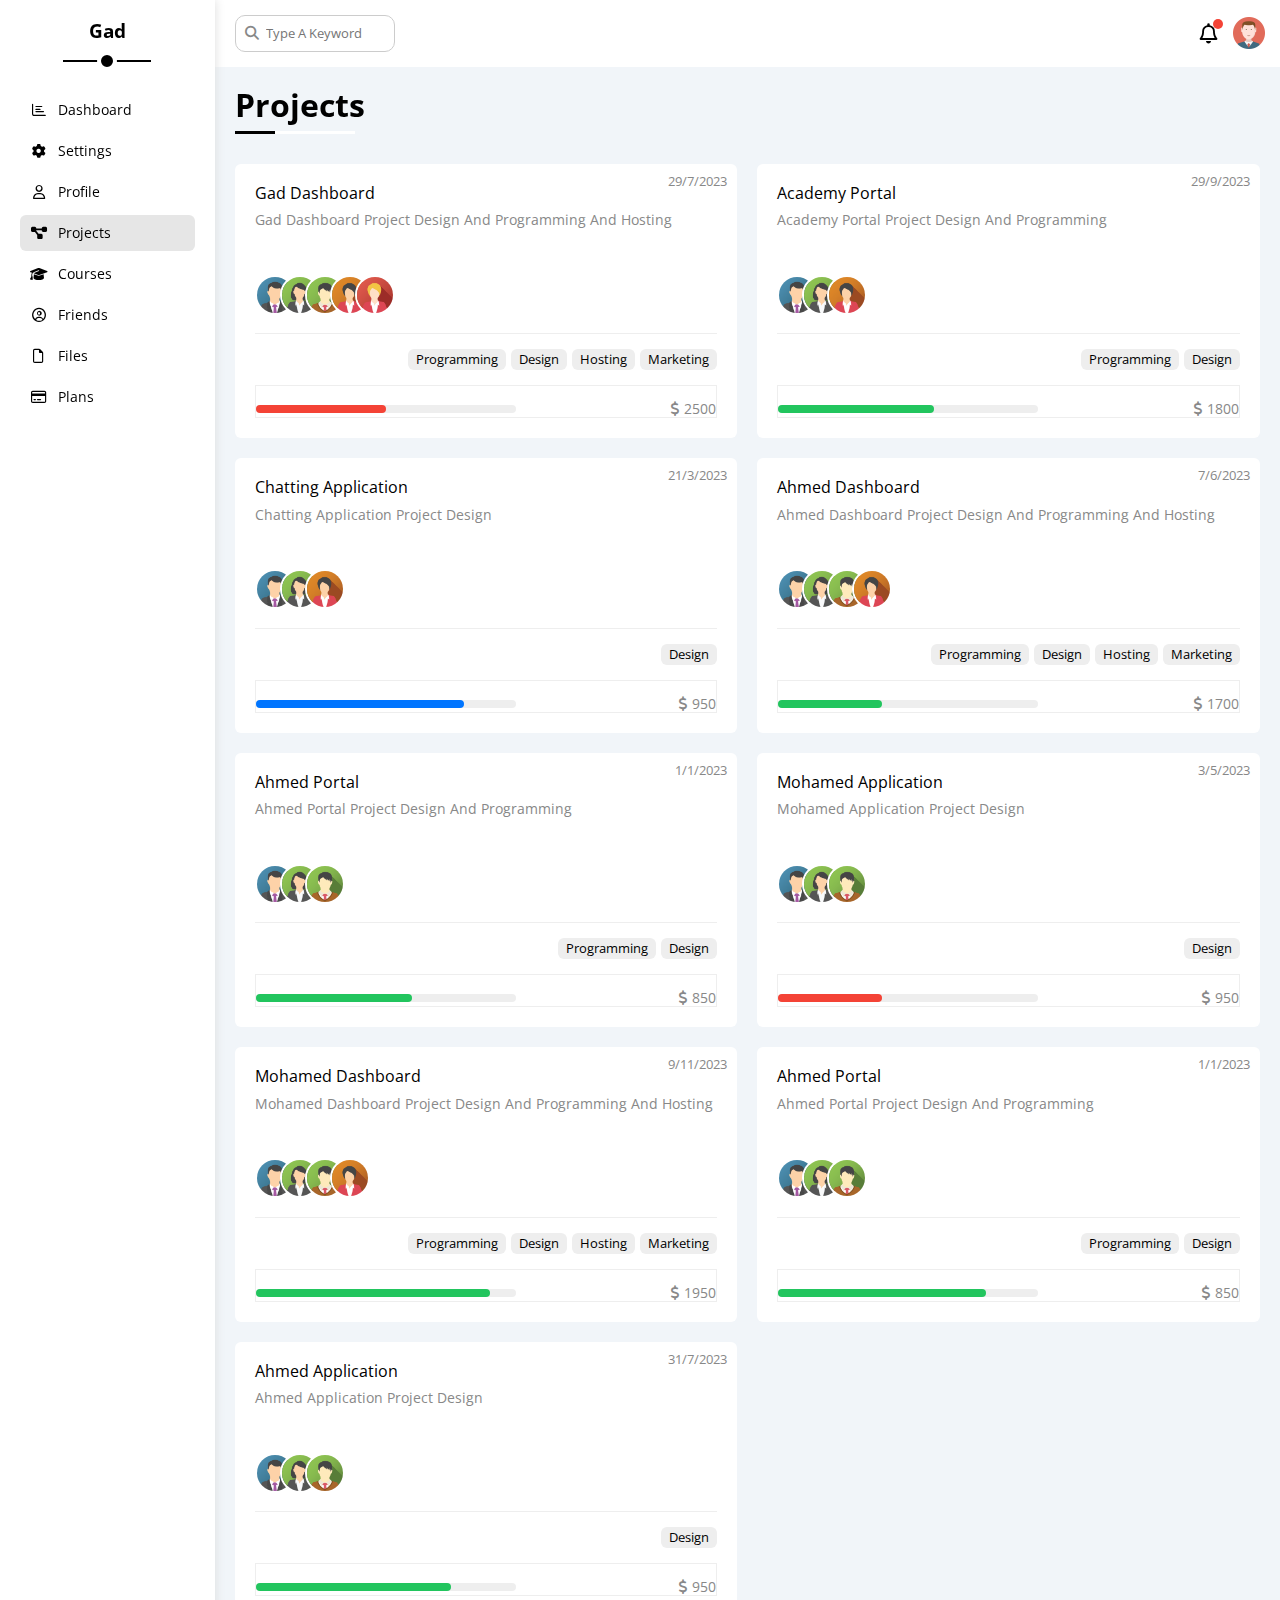
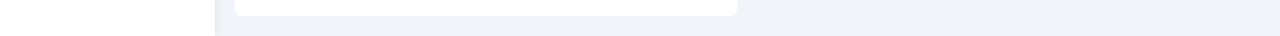
<file: Projects.html>
<!DOCTYPE html>
<html lang="en">
    <head>
        <meta charset="UTF-8">
        <meta http-equiv="X-UA-Compatible" content="IE=edge">
        <meta name="viewport" content="width=device-width, initial-scale=1.0">
        <link rel="stylesheet" href="Css/all.min.css" />
        <link rel="stylesheet" href="Css/framework.css" />
        <link rel="stylesheet" href="Css/temp_4.css" />
        <link rel="stylesheet" href="Css/normalize.css" />
        <link rel="preconnect" href="https://fonts.googleapis.com">
        <link rel="preconnect" href="https://fonts.gstatic.com" crossorigin>
        <link href="https://fonts.googleapis.com/css2?family=Open+Sans:wght@300;500&display=swap" rel="stylesheet">
        <title>Projects</title>
    </head>
    <body>
        <div class="page d-flex">
            <div class="sidebar bg-white p-20 p-relative">
                <div class="fixed">
                    <h3 class="p-relative txt-c mt-0">Gad</h3>
                    <ul>
                        <li>
                            <a class="d-flex align-center fs-14 c-black rad-6 p-10" href="index.html">
                                <i class="fa-regular fa-chart-bar fa-fw"></i>
                                <span class="fs-14 hide-mobile">Dashboard</span>
                            </a>
                        </li>
                        <li>
                            <a class="d-flex align-center fs-14 c-black rad-6 p-10" href="settings.html">
                                <i class="fa-solid fa-gear fa-fw"></i>
                                <span class="fs-14 hide-mobile">Settings</span>
                            </a>
                        </li>
                        <li>
                            <a class="d-flex align-center fs-14 c-black rad-6 p-10" href="Profile.html">
                                <i class="fa-regular fa-user fa-fw"></i>
                                <span class="fs-14 hide-mobile">Profile</span>
                            </a>
                        </li>
                        <li>
                            <a class="active d-flex align-center fs-14 c-black rad-6 p-10" href="Projects.html">
                                <i class="fa-solid fa-diagram-project fa-fw"></i>
                                <span class="fs-14 hide-mobile">Projects</span>
                            </a>
                        </li>
                        <li>
                            <a class="d-flex align-center fs-14 c-black rad-6 p-10" href="Courses.html">
                                <i class="fa-solid fa-graduation-cap fa-fw"></i>
                                <span class="fs-14 hide-mobile">Courses</span>
                            </a>
                        </li>
                        <li>
                            <a class="d-flex align-center fs-14 c-black rad-6 p-10" href="Friends.html">
                                <i class="fa-regular fa-circle-user fa-fw"></i>
                                <span class="fs-14 hide-mobile">Friends</span>
                            </a>
                        </li>
                        <li>
                            <a class="d-flex align-center fs-14 c-black rad-6 p-10" href="Files.html">
                                <i class="fa-regular fa-file fa-fw"></i>
                                <span class="fs-14 hide-mobile">Files</span>
                            </a>
                        </li>
                        <li>
                            <a class="d-flex align-center fs-14 c-black rad-6 p-10" href="Plans.html">
                                <i class="fa-regular fa-credit-card fa-fw"></i>
                                <span class="fs-14 hide-mobile">Plans</span>
                            </a>
                        </li>
                    </ul>
                </div>
            </div>
            <div class="content w-full">
                <!-- Start Head -->
                <div class="head bg-white p-15 between-flex">
                    <div class="search p-relative">
                        <input class="search p-10" type="search" placeholder="Type A Keyword">
                    </div>
                    <div class="icons d-flex align-center">
                        <span class="notification p-relative">
                            <i class="fa-regular fa-bell fa-lg"></i>
                        </span>
                        <img src="Images/avatar.png" alt="">
                    </div>
                </div>
                <!-- End Head -->
                <h1 class="p-relative">Projects</h1>
                <div class="projects-page d-grid m-20 gap-20">
                    <div class="project bg-white p-20 rad-6 p-relative">
                        <span class="date fs-13 c-gray">29/7/2023</span>
                        <h4 class="m-0">Gad Dashboard</h4>
                        <p class="c-gray mt-10 mb-10 fs-14">Gad Dashboard Project Design And Programming And Hosting</p>
                        <div class="team">
                            <a href="#"><img src="Images/team-01.png" alt=""></a>
                            <a href="#"><img src="Images/team-02.png" alt=""></a>
                            <a href="#"><img src="Images/team-03.png" alt=""></a>
                            <a href="#"><img src="Images/team-04.png" alt=""></a>
                            <a href="#"><img src="Images/team-05.png" alt=""></a>
                        </div>
                        <div class="do d-flex">
                            <span class="fs-13 rad-6 bg-eee">Programming</span>
                            <span class="fs-13 rad-6 bg-eee">Design</span>
                            <span class="fs-13 rad-6 bg-eee">Hosting</span>
                            <span class="fs-13 rad-6 bg-eee">Marketing</span>
                        </div>
                        <div class="info between-flex">
                            <div class="prog bg-eee">
                                <span class="bg-red" style="width: 50%;"></span>
                            </div>
                            <div class="fs-14 c-gray">
                                <i class="fa-solid fa-dollar-sign"></i>
                                2500
                            </div>
                        </div>
                    </div>
                    <div class="project bg-white p-20 rad-6 p-relative">
                        <span class="date fs-13 c-gray">29/9/2023</span>
                        <h4 class="m-0">Academy Portal</h4>
                        <p class="c-gray mt-10 mb-10 fs-14">Academy Portal Project Design And Programming</p>
                        <div class="team">
                            <a href="#"><img src="Images/team-01.png" alt=""></a>
                            <a href="#"><img src="Images/team-02.png" alt=""></a>
                            <a href="#"><img src="Images/team-04.png" alt=""></a>
                        </div>
                        <div class="do d-flex">
                            <span class="fs-13 rad-6 bg-eee">Programming</span>
                            <span class="fs-13 rad-6 bg-eee">Design</span>
                        </div>
                        <div class="info between-flex">
                            <div class="prog bg-eee">
                                <span class="bg-green" style="width: 60%;"></span>
                            </div>
                            <div class="fs-14 c-gray">
                                <i class="fa-solid fa-dollar-sign"></i>
                                1800
                            </div>
                        </div>
                    </div>
                    <div class="project bg-white p-20 rad-6 p-relative">
                        <span class="date fs-13 c-gray">21/3/2023</span>
                        <h4 class="m-0">Chatting Application</h4>
                        <p class="c-gray mt-10 mb-10 fs-14">Chatting Application Project Design</p>
                        <div class="team">
                            <a href="#"><img src="Images/team-01.png" alt=""></a>
                            <a href="#"><img src="Images/team-02.png" alt=""></a>
                            <a href="#"><img src="Images/team-04.png" alt=""></a>
                        </div>
                        <div class="do d-flex">
                            <span class="fs-13 rad-6 bg-eee">Design</span>
                        </div>
                        <div class="info between-flex">
                            <div class="prog bg-eee">
                                <span class="bg-blue" style="width: 80%;"></span>
                            </div>
                            <div class="fs-14 c-gray">
                                <i class="fa-solid fa-dollar-sign"></i>
                                950
                            </div>
                        </div>
                    </div>
                    <div class="project bg-white p-20 rad-6 p-relative">
                        <span class="date fs-13 c-gray">7/6/2023</span>
                        <h4 class="m-0">Ahmed Dashboard</h4>
                        <p class="c-gray mt-10 mb-10 fs-14">Ahmed Dashboard Project Design And Programming And Hosting</p>
                        <div class="team">
                            <a href="#"><img src="Images/team-01.png" alt=""></a>
                            <a href="#"><img src="Images/team-02.png" alt=""></a>
                            <a href="#"><img src="Images/team-03.png" alt=""></a>
                            <a href="#"><img src="Images/team-04.png" alt=""></a>
                        </div>
                        <div class="do d-flex">
                            <span class="fs-13 rad-6 bg-eee">Programming</span>
                            <span class="fs-13 rad-6 bg-eee">Design</span>
                            <span class="fs-13 rad-6 bg-eee">Hosting</span>
                            <span class="fs-13 rad-6 bg-eee">Marketing</span>
                        </div>
                        <div class="info between-flex">
                            <div class="prog bg-eee">
                                <span class="bg-green" style="width: 40%;"></span>
                            </div>
                            <div class="fs-14 c-gray">
                                <i class="fa-solid fa-dollar-sign"></i>
                                1700
                            </div>
                        </div>
                    </div>
                    <div class="project bg-white p-20 rad-6 p-relative">
                        <span class="date fs-13 c-gray">1/1/2023</span>
                        <h4 class="m-0">Ahmed Portal</h4>
                        <p class="c-gray mt-10 mb-10 fs-14">Ahmed Portal Project Design And Programming</p>
                        <div class="team">
                            <a href="#"><img src="Images/team-01.png" alt=""></a>
                            <a href="#"><img src="Images/team-02.png" alt=""></a>
                            <a href="#"><img src="Images/team-03.png" alt=""></a>
                        </div>
                        <div class="do d-flex">
                            <span class="fs-13 rad-6 bg-eee">Programming</span>
                            <span class="fs-13 rad-6 bg-eee">Design</span>
                        </div>
                        <div class="info between-flex">
                            <div class="prog bg-eee">
                                <span class="bg-green" style="width: 60%;"></span>
                            </div>
                            <div class="fs-14 c-gray">
                                <i class="fa-solid fa-dollar-sign"></i>
                                850
                            </div>
                        </div>
                    </div>
                    <div class="project bg-white p-20 rad-6 p-relative">
                        <span class="date fs-13 c-gray">3/5/2023</span>
                        <h4 class="m-0">Mohamed Application</h4>
                        <p class="c-gray mt-10 mb-10 fs-14">Mohamed Application Project Design</p>
                        <div class="team">
                            <a href="#"><img src="Images/team-01.png" alt=""></a>
                            <a href="#"><img src="Images/team-02.png" alt=""></a>
                            <a href="#"><img src="Images/team-03.png" alt=""></a>
                        </div>
                        <div class="do d-flex">
                            <span class="fs-13 rad-6 bg-eee">Design</span>
                        </div>
                        <div class="info between-flex">
                            <div class="prog bg-eee">
                                <span class="bg-red" style="width: 40%;"></span>
                            </div>
                            <div class="fs-14 c-gray">
                                <i class="fa-solid fa-dollar-sign"></i>
                                950
                            </div>
                        </div>
                    </div>
                    <div class="project bg-white p-20 rad-6 p-relative">
                        <span class="date fs-13 c-gray">9/11/2023</span>
                        <h4 class="m-0">Mohamed Dashboard</h4>
                        <p class="c-gray mt-10 mb-10 fs-14">Mohamed Dashboard Project Design And Programming And Hosting</p>
                        <div class="team">
                            <a href="#"><img src="Images/team-01.png" alt=""></a>
                            <a href="#"><img src="Images/team-02.png" alt=""></a>
                            <a href="#"><img src="Images/team-03.png" alt=""></a>
                            <a href="#"><img src="Images/team-04.png" alt=""></a>
                        </div>
                        <div class="do d-flex">
                            <span class="fs-13 rad-6 bg-eee">Programming</span>
                            <span class="fs-13 rad-6 bg-eee">Design</span>
                            <span class="fs-13 rad-6 bg-eee">Hosting</span>
                            <span class="fs-13 rad-6 bg-eee">Marketing</span>
                        </div>
                        <div class="info between-flex">
                            <div class="prog bg-eee">
                                <span class="bg-green" style="width: 90%;"></span>
                            </div>
                            <div class="fs-14 c-gray">
                                <i class="fa-solid fa-dollar-sign"></i>
                                1950
                            </div>
                        </div>
                    </div>
                    <div class="project bg-white p-20 rad-6 p-relative">
                        <span class="date fs-13 c-gray">1/1/2023</span>
                        <h4 class="m-0">Ahmed Portal</h4>
                        <p class="c-gray mt-10 mb-10 fs-14">Ahmed Portal Project Design And Programming</p>
                        <div class="team">
                            <a href="#"><img src="Images/team-01.png" alt=""></a>
                            <a href="#"><img src="Images/team-02.png" alt=""></a>
                            <a href="#"><img src="Images/team-03.png" alt=""></a>
                        </div>
                        <div class="do d-flex">
                            <span class="fs-13 rad-6 bg-eee">Programming</span>
                            <span class="fs-13 rad-6 bg-eee">Design</span>
                        </div>
                        <div class="info between-flex">
                            <div class="prog bg-eee">
                                <span class="bg-green" style="width: 80%;"></span>
                            </div>
                            <div class="fs-14 c-gray">
                                <i class="fa-solid fa-dollar-sign"></i>
                                850
                            </div>
                        </div>
                    </div>
                    <div class="project bg-white p-20 rad-6 p-relative">
                        <span class="date fs-13 c-gray">31/7/2023</span>
                        <h4 class="m-0">Ahmed Application</h4>
                        <p class="c-gray mt-10 mb-10 fs-14">Ahmed Application Project Design</p>
                        <div class="team">
                            <a href="#"><img src="Images/team-01.png" alt=""></a>
                            <a href="#"><img src="Images/team-02.png" alt=""></a>
                            <a href="#"><img src="Images/team-03.png" alt=""></a>
                        </div>
                        <div class="do d-flex">
                            <span class="fs-13 rad-6 bg-eee">Design</span>
                        </div>
                        <div class="info between-flex">
                            <div class="prog bg-eee">
                                <span class="bg-green" style="width: 75%;"></span>
                            </div>
                            <div class="fs-14 c-gray">
                                <i class="fa-solid fa-dollar-sign"></i>
                                950
                            </div>
                        </div>
                    </div>
                </div>
            </div>
        </div>
    </body>
</html>
</file>
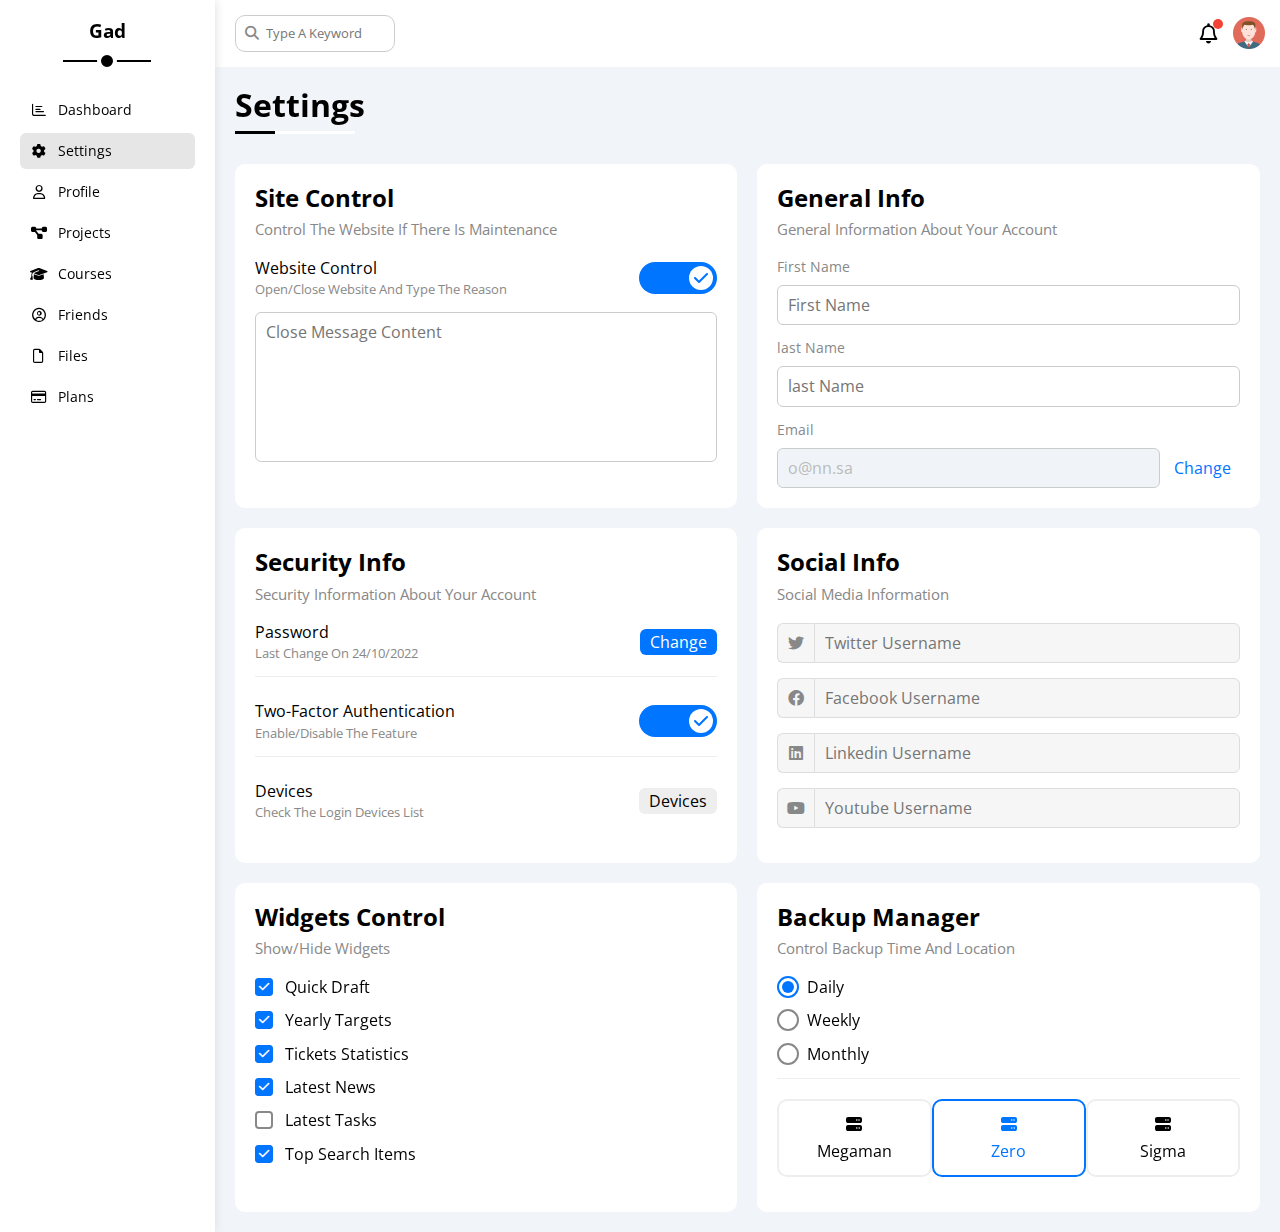
<file: settings.html>
<!DOCTYPE html>
<html lang="en">
    <head>
        <meta charset="UTF-8">
        <meta http-equiv="X-UA-Compatible" content="IE=edge">
        <meta name="viewport" content="width=device-width, initial-scale=1.0">
        <link rel="stylesheet" href="Css/all.min.css" />
        <link rel="stylesheet" href="Css/framework.css" />
        <link rel="stylesheet" href="Css/temp_4.css" />
        <link rel="stylesheet" href="Css/normalize.css" />
        <link rel="preconnect" href="https://fonts.googleapis.com">
        <link rel="preconnect" href="https://fonts.gstatic.com" crossorigin>
        <link href="https://fonts.googleapis.com/css2?family=Open+Sans:wght@300;500&display=swap" rel="stylesheet">
        <title>Settings</title>
    </head>
    <body>
        <div class="page d-flex">
            <div class="sidebar bg-white p-20 p-relative">
                <div class="fixed">
                    <h3 class="p-relative txt-c mt-0">Gad</h3>
                    <ul>
                        <li>
                            <a class="d-flex align-center fs-14 c-black rad-6 p-10" href="index.html">
                                <i class="fa-regular fa-chart-bar fa-fw"></i>
                                <span class="fs-14 hide-mobile">Dashboard</span>
                            </a>
                        </li>
                        <li>
                            <a class="active d-flex align-center fs-14 c-black rad-6 p-10" href="settings.html">
                                <i class="fa-solid fa-gear fa-fw"></i>
                                <span class="fs-14 hide-mobile">Settings</span>
                            </a>
                        </li>
                        <li>
                            <a class="d-flex align-center fs-14 c-black rad-6 p-10" href="Profile.html">
                                <i class="fa-regular fa-user fa-fw"></i>
                                <span class="fs-14 hide-mobile">Profile</span>
                            </a>
                        </li>
                        <li>
                            <a class="d-flex align-center fs-14 c-black rad-6 p-10" href="Projects.html">
                                <i class="fa-solid fa-diagram-project fa-fw"></i>
                                <span class="fs-14 hide-mobile">Projects</span>
                            </a>
                        </li>
                        <li>
                            <a class="d-flex align-center fs-14 c-black rad-6 p-10" href="Courses.html">
                                <i class="fa-solid fa-graduation-cap fa-fw"></i>
                                <span class="fs-14 hide-mobile">Courses</span>
                            </a>
                        </li>
                        <li>
                            <a class="d-flex align-center fs-14 c-black rad-6 p-10" href="Friends.html">
                                <i class="fa-regular fa-circle-user fa-fw"></i>
                                <span class="fs-14 hide-mobile">Friends</span>
                            </a>
                        </li>
                        <li>
                            <a class="d-flex align-center fs-14 c-black rad-6 p-10" href="Files.html">
                                <i class="fa-regular fa-file fa-fw"></i>
                                <span class="fs-14 hide-mobile">Files</span>
                            </a>
                        </li>
                        <li>
                            <a class="d-flex align-center fs-14 c-black rad-6 p-10" href="Plans.html">
                                <i class="fa-regular fa-credit-card fa-fw"></i>
                                <span class="fs-14 hide-mobile">Plans</span>
                            </a>
                        </li>
                    </ul>
                </div>
            </div>
            <div class="content w-full">
                <!-- Start Head -->
                <div class="head bg-white p-15 between-flex">
                    <div class="search p-relative">
                        <input class="search p-10" type="search" placeholder="Type A Keyword">
                    </div>
                    <div class="icons d-flex align-center">
                        <span class="notification p-relative">
                            <i class="fa-regular fa-bell fa-lg"></i>
                        </span>
                        <img src="Images/avatar.png" alt="">
                    </div>
                </div>
                <!-- End Head -->
                <h1 class="p-relative">Settings</h1>
                <div class="settings-page m-20 d-grid gap-20">
                    <!-- Start Settings Box -->
                    <div class="p-20 bg-white rad-10">
                        <h2 class="mt-0 mb-10">Site Control</h2>
                        <p class="mt-0 mb-20 c-gray fs-15">Control The Website If There Is Maintenance</p>
                        <div class="mb-15 between-flex">
                            <div>
                                <span>Website Control</span>
                                <p class="c-gray mt-5 mb-0 fs-13">Open/Close Website And Type The Reason</p>
                            </div>
                            <div>
                                <label>
                                    <input class="toggle-checkbox" type="checkbox" checked>
                                    <div class="toggle-switch"></div>
                                </label>
                            </div>
                        </div>
                        <textarea class="close-message p-10 rad-6 d-block w-full" placeholder="Close Message Content"></textarea>
                    </div>
                    <!-- End Settings Box -->
                    <!-- Start Settings Box -->
                    <div class="p-20 bg-white rad-10">
                        <h2 class="mt-0 mb-10">General Info</h2>
                        <p class="mt-0 mb-20 c-gray fs-15">General Information About Your Account</p>
                        <div class="mb-15">
                            <label class="fs-14 c-gray d-block mb-10" for="first">First Name</label>
                            <input
                                class="b-none border-ccc p-10 rad-6 d-block w-full"
                                type="text"
                                id="first"
                                placeholder="First Name"
                            />
                        </div>
                        <div class="mb-15">
                            <label class="fs-14 c-gray d-block mb-10" for="last">last Name</label>
                            <input
                                class="b-none border-ccc p-10 rad-6 d-block w-full"
                                type="text"
                                id="last"
                                placeholder="last Name"
                            />
                        </div>
                        <div>
                            <label class="fs-14 c-gray d-block mb-10" for="email">Email</label>
                            <input
                                class="email b-none border-ccc p-10 rad-6 d-block w-full mr-10"
                                type="email"
                                id="email"
                                value="o@nn.sa"
                                disabled
                            />
                            <a class="c-blue" href="#">Change</a>
                        </div>
                    </div>
                    <!-- End Settings Box -->
                    <!-- Start Settings Box -->
                    <div class="p-20 bg-white rad-10">
                        <h2 class="mt-0 mb-10">Security Info</h2>
                        <p class="mt-0 mb-20 c-gray fs-15">Security Information About Your Account</p>
                        <div class="sec-box mb-25 between-flex">
                            <div>
                                <span>Password</span>
                                <p class="c-gray mt-5 mb-0 fs-13">Last Change On 24/10/2022</p>
                            </div>
                            <a class="button bg-blue c-white btn-shape" href="#">Change</a>
                        </div>
                        <div class="sec-box mb-25 between-flex">
                            <div>
                                <span>Two-Factor Authentication</span>
                                <p class="c-gray mt-5 mb-0 fs-13">Enable/Disable The Feature</p>
                            </div>
                            <label>
                                <input class="toggle-checkbox" type="checkbox" checked>
                                <div class="toggle-switch"></div>
                            </label>
                        </div>
                        <div class="sec-box between-flex">
                            <div>
                                <span>Devices</span>
                                <p class="c-gray mt-5 mb-0 fs-13">Check The Login Devices List</p>
                            </div>
                            <a class="bg-eee c-black btn-shape" href="#">Devices</a>
                        </div>
                    </div>
                    <!-- End Settings Box -->
                    <!-- Start Settings Box -->
                    <div class="social-boxes p-20 bg-white rad-10">
                        <h2 class="mt-0 mb-10">Social Info</h2>
                        <p class="mt-0 mb-20 c-gray fs-15">Social Media Information</p>
                        <div class="d-flex align-center mb-15">
                            <i class="fa-brands fa-twitter center-flex c-gray"></i>
                            <input class="w-full" type="text" placeholder="Twitter Username">
                        </div>
                        <div class="d-flex align-center mb-15">
                            <i class="fa-brands fa-facebook center-flex c-gray"></i>
                            <input class="w-full" type="text" placeholder="Facebook Username">
                        </div>
                        <div class="d-flex align-center mb-15">
                            <i class="fa-brands fa-linkedin center-flex c-gray"></i>
                            <input class="w-full" type="text" placeholder="Linkedin Username">
                        </div>
                        <div class="d-flex align-center mb-15">
                            <i class="fa-brands fa-youtube center-flex c-gray"></i>
                            <input class="w-full" type="text" placeholder="Youtube Username">
                        </div>
                    </div>
                    <!-- End Settings Box -->
                    <!-- Start Settings Box -->
                    <div class="widgets-control p-20 bg-white rad-10">
                        <h2 class="mt-0 mb-10">Widgets Control</h2>
                        <p class="mt-0 mb-20 c-gray fs-15">Show/Hide Widgets</p>
                        <div class="control d-flex align-center mb-15">
                            <input type="checkbox" id="one" checked>
                            <label for="one">Quick Draft</label>
                        </div>
                        <div class="control d-flex align-center mb-15">
                            <input type="checkbox" id="two" checked>
                            <label for="two">Yearly Targets</label>
                        </div>
                        <div class="control d-flex align-center mb-15">
                            <input type="checkbox" id="three" checked>
                            <label for="three">Tickets Statistics</label>
                        </div>
                        <div class="control d-flex align-center mb-15">
                            <input type="checkbox" id="four" checked>
                            <label for="four">Latest News</label>
                        </div>
                        <div class="control d-flex align-center mb-15">
                            <input type="checkbox" id="five">
                            <label for="five">Latest Tasks</label>
                        </div>
                        <div class="control d-flex align-center mb-15">
                            <input type="checkbox" id="six" checked>
                            <label for="six">Top Search Items</label>
                        </div>
                    </div>
                    <!-- End Settings Box -->
                    <div class="backup-control p-20 bg-white rad-10">
                        <h2 class="mt-0 mb-10">Backup Manager</h2>
                        <p class="mt-0 mb-20 c-gray fs-15">Control Backup Time And Location</p>
                        <div class="date d-flex align-center mb-15">
                            <input type="radio" name="time" id="daily" checked>
                            <label for="daily">Daily</label>
                        </div>
                        <div class="date d-flex align-center mb-15">
                            <input type="radio" name="time" id="weekly">
                            <label for="weekly">Weekly</label>
                        </div>
                        <div class="date d-flex align-center mb-15">
                            <input type="radio" name="time" id="monthly">
                            <label for="monthly">Monthly</label>
                        </div>
                        <div class="servers d-flex align-center txt-c">
                            <input type="radio" name="servers" id="server-one">
                            <div class="server mb-15 rad-10 w-full">
                                <label class="d-block m-15" for="server-one">
                                    <i class="fa-solid fa-server d-block mb-10"></i>
                                    Megaman
                                </label>
                            </div>
                            <input type="radio" name="servers" id="server-two" checked>
                            <div class="server mb-15 rad-10 w-full">
                                <label class="d-block m-15" for="server-two">
                                    <i class="fa-solid fa-server d-block mb-10"></i>
                                    Zero
                                </label>
                            </div>
                            <input type="radio" name="servers" id="server-three">
                            <div class="server mb-15 rad-10 w-full">
                                <label class="d-block m-15" for="server-three">
                                    <i class="fa-solid fa-server d-block mb-10"></i>
                                    Sigma
                                </label>
                            </div>
                        </div>
                    </div>
                    <!-- End Settings Box -->
                </div>
            </div>
        </div>
    </body>
</html>
</file>
<file: Css/framework.css>
:root {
    --blue-color: #0075ff;
    --blue-alt-color: #0d69d5;
    --orange-color: #f59e0b;
    --green-color: #22c55e;
    --red-color: #f44336;
    --grey-color: #888;
}
/* Start Box */
.d-flex {
    display: flex;
}
.align-center {
    align-items: center;
}
.space-between {
    justify-content: space-between;
}
.f-wrap {
    flex-wrap: wrap;
}
.d-grid {
    display: grid;
}
.gap-20 {
    gap: 20px;
}
.d-block {
    display: block;
}
@media (max-width: 767px) {
    .block-mobile {
        display: block;
    }
    .hide-mobile {
        display: none;
    }
}
/* End Box */
/* Start Padding + Margin  */
.p-10 {
    padding: 10px;
}
.p-15 {
    padding: 15px;
}
.p-20 {
    padding: 20px;
}
.pt-10 {
    padding-top: 10px;
}
.pt-15 {
    padding-top: 15px;
}
.pt-20 {
    padding-top: 20px;
}
.pb-10 {
    padding-bottom: 10px;
}
.pb-15 {
    padding-bottom: 15px;
}
.pb-20 {
    padding-bottom: 20px;
}
.pl-15 {
    padding-left: 15px;
}
.m-0 {
    margin: 0;
}
.m-15 {
    margin: 15px;
}
.m-20 {
    margin: 20px;
}
.mt-0 {
    margin-top: 0;
}
.mt-5 {
    margin-top: 5px;
}
.mt-10 {
    margin-top: 10px;
}
.mt-15 {
    margin-top: 15px;
}
.mt-20 {
    margin-top: 20px;
}
.mt-25 {
    margin-top: 25px;
}
.mr-10 {
    margin-right: 10px;
}
.mr-15 {
    margin-right: 15px;
}
.mb-0 {
    margin-bottom: 0;
}
.mb-5 {
    margin-bottom: 5px;
}
.mb-10 {
    margin-bottom: 10px;
}
.mb-15 {
    margin-bottom: 15px;
}
.mb-20 {
    margin-bottom: 20px;
}
.mb-25 {
    margin-bottom: 25px;
}
/* End Padding + Margin  */
/* Start Color */
.bg-white {
    background-color: white;
}
.bg-eee {
    background-color: #eee;
}
.bg-blue {
    background-color: var(--blue-color);
}
.bg-orange {
    background-color: var(--orange-color);
}
.bg-green {
    background-color: var(--green-color);
}
.bg-red {
    background-color: var(--red-color);
}
.c-white {
    color: white;
}
.c-black {
    color: black;
}
.c-gray {
    color: var(--grey-color);
}
.c-red {
    color: var(--red-color);
}
.c-blue {
    color: var(--blue-color);
}
.c-orange {
    color: var(--orange-color);
}
.c-green {
    color: var(--green-color);
}
/* End Color */
/* Start Position */
.p-relative {
    position: relative;
}
.p-absolute {
    position: absolute;
}
/* End Position */
/* Start Font */
.txt-c {
    text-align: center;
}
.fs-13 {
    font-size: 13px;
}
.fs-14 {
    font-size: 14px;
}
.fs-15 {
    font-size: 15px;
}
.fs-25 {
    font-size: 25px;
}
.fw-bold {
    font-weight: bold;
}
@media (max-width: 767px) {
    .txt-c-mobile {
        text-align: center;
    }
}
/* End Font */
/* Start Border */
.b-none {
    border: none;
}
.rad-6 {
    border-radius: 6px;
}
.rad-10 {
    border-radius: 10px;
}
.rad-half {
    border-radius: 50%;
}
.b-none {
    border: none;
}
.border-ccc {
    border: 1px solid #ccc;
}
.border-eee {
    border: 1px solid #eee;
}
/* End Border */
/* Start Width + Height */
.w-full {
    width: 100%;
}
.w-fit {
    width: fit-content;
}
.w-100 {
    width: 100px;
}
.h-100 {
    height: 100px;
}
.h-full {
    height: 100%;
}
/* End Width + Height */
/* Start Components */
.center-flex {
    display: flex;
    align-items: center;
    justify-content: center;
}
.between-flex {
    display: flex;
    align-items: center;
    justify-content: space-between;
}
.btn-shape {
    padding: 4px 10px;
    border-radius: 6px;
}
/* End Components */
/* Start Media */
@media (max-width: 767px) {
    .hide-mobile {
        display: none;
    }
}
/* End Media */
</file>
<file: Css/temp_4.css>
:root {
    --blue-color: #0075ff;
    --blue-alt-color: #0d69d5;
    --orange-color: #f59e0b;
    --green-color: #22c55e;
    --red-color: #f44336;
    --grey-color: #888;
}
* {
    box-sizing: border-box;
}
body {
    font-family: "open Sans", sans-serif;
    margin: 0;
}
*:focus {
    outline: none;
}
a {
    text-decoration: none;
}
ul {
    list-style: none;
    padding: 0;
}
::-webkit-scrollbar {
    width: 15px;
}
::-webkit-scrollbar-track {
    background-color: white;
}
::-webkit-scrollbar-thumb {
    background-color: var(--blue-color);
}
::-webkit-scrollbar-thumb:hover {
    background-color: var(--blue-alt-color);
}
.page {
    background-color: #f1f5f9;
    min-height: 100vh;
}
/* Start Sidebar */
.sidebar {
    position: relative;
    width: 250px;
    box-shadow: 0 0 10px #ddd;
}
.sidebar .fixed {
    position: sticky;
    top: 20px;
}
@media (max-width: 767px) {
    .sidebar .fixed {
        position: sticky;
        top: 10px;
    }
}
.sidebar .fixed > h3 {
    margin-bottom: 50px;
}
@media (min-width: 768px) {
    .sidebar .fixed > h3::before,
    .sidebar .fixed > h3::after {
        content: "";
        position: absolute;
        left: 50%;
        transform: translateX(-50%);
        background-color: black;
    }
    .sidebar .fixed > h3::before {
        width: 88px;
        height: 2px;
        bottom: -20px;
    }
    .sidebar .fixed > h3::after {
        bottom: -29px;
        width: 12px;
        height: 12px;
        border-radius: 50%;
        border: 4px solid white;
    }
}
.sidebar .fixed ul li a {
    transition: 0.3s;
    margin-bottom: 5px;
}
.sidebar .fixed ul li a:hover,
.sidebar .fixed ul li a.active {
    background-color: #e6e6e6;
}
.sidebar .fixed ul li a span {
    margin-left: 10px;
}
@media (max-width: 767px) {
    .sidebar {
        width: 58px;
        padding: 10px;
    }
    .sidebar .fixed > h3 {
        font-size: 13px;
        margin-bottom: 15px;
    }
    .sidebar .fixed ul li a:hover,
    .sidebar .fixed ul li a.active {
        border-radius: 50%;
    }
}
/* End Sidebar */
/* Start Content */
.content {
    overflow: hidden;
}
.head .search::before {
    font-family: var(--fa-style-family-classic);
    content: "\f002";
    font-weight: 900;
    position: absolute;
    left: 15px;
    top: 50%;
    transform: translateY(-50%);
    font-size: 14px;
    color: var(--grey-color);
}
.head .search input {
    border: 1px solid #ccc;
    border-radius: 10px;
    margin-left: 5px;
    padding-left: 30px;
    width: 160px;
    transition: width 0.3s;
    font-size: 13px;
}
.head .search input:focus {
    width: 200px;
}
.head .search input:focus::placeholder {
    opacity: 0;
    transition: 0.3s;
}
.head .icons .notification::before {
    content: "";
    position: absolute;
    width: 10px;
    height: 10px;
    border-radius: 50%;
    background-color: var(--red-color);
    right: -5px;
    top: -5px;
}
.head .icons img {
    width: 32px;
    height: 32px;
    margin-left: 15px;
}
.page h1 {
    margin: 20px 20px 40px;
}
.page h1::before, 
.page h1::after {
    content: "";
    position: absolute;
    height: 3px;
    bottom: -10px;
    left: 0;
}
.page h1::before {
    background-color: white;
    width: 120px;
}
.page h1::after {
    background-color: black;
    width: 40px;
}
.wrapper {
    grid-template-columns: repeat(auto-fill, minmax(450px, 1fr));
    margin-left: 20px;
    margin-right: 20px;
    margin-bottom: 20px;
}
@media (max-width: 767px) {
    .wrapper {
        grid-template-columns: minmax(200px, 1fr);
        margin-left: 10px;
        margin-right: 10px;
        gap: 10px;
    }
}
/* End Content */
/* Start Welcome Widget */
.welcome {
    overflow: hidden;
}
.welcome .intro img {
    width: 200px;
    margin-bottom: -10px;
}
.welcome .avatar {
    width: 64px;
    height: 64px;
    border: 2px solid white;
    border-radius: 50%;
    padding: 2px;
    box-shadow: 0 0 5px #ddd;
    margin-left: 20px;
    margin-top: -32px;
}
.welcome .body {
    border-top: 1px solid #eee;
    border-bottom: 1px solid #eee;
}
.welcome .body > div {
    flex: 1;
}
.welcome .visit {
    margin: 0 15px 15px auto;
    transition: 0.3s;
}
.welcome .visit:hover {
    background-color: var(--blue-alt-color);
}
@media (max-width: 767px) {
    .welcome .intro {
        padding-bottom: 30px;
    }
    .welcome .avatar {
        margin-left: 0;
    }
    .welcome .body > div:not(:last-child) {
        margin-bottom: 20px;
    }
}
/* End Welcome Widget */
/* Start Quick Draft Widget */
.quick-draft textarea {
     resize: none;
     min-height: 180px;
}
.quick-draft .save {
    margin-left: auto;
    transition: 0.3s;
    cursor: pointer;
}
.quick-draft .save:hover {
    background-color: var(--blue-alt-color);
}
/* End Quick Draft Widget */
/* start Targets */
.targets .target-row .icon {
    width: 80px;
    height: 80px;
    margin-right: 15px;
}
.targets .details {
    flex: 1;
}
.targets .details .progress {
    height: 4px;
}
.targets .details .progress > span {
    position: absolute;
    left: 0;
    top: 0;
    height: 100%;
}
.targets .details .progress > span span {
    position: absolute;
    bottom: 16px;
    right: -16px;
    color: white;
    padding: 2px 5px;
    border-radius: 6px;
    font-size: 13px;
}
.targets .details .progress > .blue span::after {
    content: "";
    position: absolute;
    border-color: transparent;
    border-width: 5px;
    border-style: solid;
    bottom: -10px;
    left: 50%;
    transform: translateX(-50%);
}
.targets .details .progress > .blue span::after {
    border-top-color: var(--blue-color);
}
.targets .details .progress > .orange span::after {
    border-top-color: var(--orange-color);
}
.targets .details .progress > .green span::after {
    border-top-color: var(--green-color);
}
.blue .icon,
.blue .progress {
    background-color: rgb(0 117 255 / 20%);
}
.orange .icon,
.orange .progress {
    background-color: rgb(245 158 11 / 20%);
}
.green .icon,
.green .progress {
    background-color: rgb(34 197 94 / 20%);
}
/* End Targets */
/* Start Ticket Widget */
.tickets .box {
    border: 1px solid #ccc;
    width: calc(50% - 10px);
}
@media (max-width:767px) {
    .tickets .box {
        width: 100%;
    }
}
/* End Ticket Widget */
/* Start Latest News */
.latest-news .news-row:not(:last-of-type) {
    margin-bottom: 20px;
    padding-bottom: 20px;
    border-bottom: 1px solid #eee;
}
.latest-news .news-row img {
    width: 100px;
    border-radius: 6px;
    margin-right: 15px;
}
.latest-news .info {
    flex-grow: 1;
}
.latest-news .info h3 {
    margin: 0 0 6px;
    font-size: 16px;
}
@media (max-width: 767px) {
    .latest-news .news-row {
        display: block;
    }
    .latest-news .news-row img {
        margin-bottom: 10px;
    }
    .latest-news .label {
        margin: 10px auto;
        width: fit-content;
    }
}
/* End Latest News */
/* Start tasks */
.tasks .task-row:not(:last-of-type) {
    margin-bottom: 15px;
    padding-bottom: 15px;
    border-bottom: 1px solid #eee;
}
.tasks .info {
    flex-grow: 1;
}
.tasks .done {
    opacity: 0.3;
}
.tasks .done h3,
.tasks .done p {
    text-decoration: line-through;
}
.tasks .delete {
    cursor: pointer;
    transition: 0.3s;
}
.tasks .delete:hover {
    color: var(--red-color);
}
/* End tasks */
/* Start Latest Uploads */
.latest-uploads ul li:not(:last-child) {
    border-bottom: 1px solid #eee;
}
.latest-uploads ul li img {
    width: 40px;
    height: 40px;
}
/* End Latest Uploads */
/* Start Last project*/
.last-project ul::before {
    content: "";
    position: absolute;
    left: 11px;
    width: 2px;
    height: 100%;
    background-color: var(--blue-color);
}
.last-project ul li::before {
    content: "";
    width: 20px;
    height: 20px;
    display: block;
    background-color: white;
    border: 2px solid white;
    border-radius: 50%;
    outline: 2px solid var(--blue-color);
    margin-right: 15px;
    z-index: 1;
}
.last-project ul li.done::before {
    content: "";
    background-color: var(--blue-color);
}
.last-project ul li.current::before {
    content: "";
    animation: change-color 0.8s infinite alternate;
}
.last-project .launch-icon {
    position: absolute;
    width: 160px;
    right: 0;
    bottom: 0;
    opacity: 0.3;
}
/* End Last project*/
/* Start Reminders */
.reminders ul li .key {
    width: 15px;
    height: 15px;
}
.reminders ul li > .blue {
    border-left: 2px solid var(--blue-color);
}
.reminders ul li > .green {
    border-left: 2px solid var(--green-color);
}
.reminders ul li > .orange {
    border-left: 2px solid var(--orange-color);
}
.reminders ul li > .red {
    border-left: 2px solid var(--red-color);
}
/* End Reminders */
/* Start Latest Post */
.latest-post .avatar {
    width: 48px;
    height: 48px;
}
.latest-post .post-content {
    text-transform: capitalize;
    line-height: 1.8;
    border-top: 1px solid #eee;
    border-bottom: 1px solid #eee;
    min-height: 140px;
}
/* End Latest Post */
/* Start Social Media Stats */
.social-media .box {
    padding-left: 70px;
}
.social-media .box i {
    position: absolute;
    left: 0;
    top: 0;
    width: 52px;
    transition: 0.3s;
}
.social-media .box i:hover {
    transform: rotate(5deg);
}
.social-media .twitter {
    background-color: rgb(29 161 242 / 20%);
    color: #1da1f2;
}
.social-media .twitter i,
.social-media .twitter a {
    background-color: #1da1f2;
}
.social-media .facebook {
    background-color: rgb(24 119 242 / 20%);
    color: #1877f2;
}
.social-media .facebook i,
.social-media .facebook a {
    background-color: #1877f2;
}
.social-media .youtube {
    background-color: rgb(255 0 0 / 20%);
    color: #ff0000;
}
.social-media .youtube i,
.social-media .youtube a {
    background-color: #ff0000;
}
.social-media .linkedin {
    background-color: rgb(0 119 181 / 20%);
    color: #0077b5;
}
.social-media .linkedin i,
.social-media .linkedin a {
    background-color: #0077b5;
}
/* End Social Media Stats */
/* Start Projects Table  */
.projects .responsive-table {
    overflow-x: auto;
}
.projects table {
    min-width: 1000px;
    border-spacing: 0;
}
.projects thead td {
    background-color: #eee;
    font-weight: bold;
}
.projects table td {
    padding: 15px;
}
.projects tbody td {
    border-bottom: 1px solid #eee;
    border-left: 1px solid #eee;
    transition: 0.3s;
}
.projects table tbody tr td:last-child {
    border-right: 1px solid #eee;
}
.projects tbody tr:hover td {
    background-color: #ffe6e6;
}
.projects table img {
    width: 32px;
    height: 32px;
    border-radius: 50%;
    padding: 2px;
    background-color: white;
}
.projects table img:not(:first-child) {
    margin-left: -20px;
}
.projects table .label {
    font-size: 13px;
}
/* End Projects Table  */
/* Start Settings */
.settings-page {
    grid-template-columns: repeat(auto-fill, minmax(500px, 1fr));
}
@media (max-width: 767px) {
    .settings-page {
        grid-template-columns: minmax(100px, 1fr);
        margin-right: 10px;
        margin-left: 10px;
        gap: 10px;
    }
}
.settings-page .close-message {
    border: 1px solid #ccc;
    resize: none;
    min-height: 150px;
}
.settings-page .email {
    display: inline-flex;
    width: calc(100% - 80px);
}
.settings-page .sec-box {
    padding-bottom: 15px;
}
.settings-page .sec-box:not(:last-of-type) {
    border-bottom: 1px solid #eee;
}
.settings-page .sec-box .button {
    transition: 0.3s;
}
.settings-page .sec-box .button:hover {
    background-color: var(--blue-alt-color);
}
.settings-page .social-boxes i {
    width: 40px;
    height: 40px;
    background-color: #f6f6f6;
    border: 1px solid #ddd;
    border-right: none;
    border-radius: 6px 0 0 6px;
    transition: 0.3s;
}
.settings-page .social-boxes input {
    height: 40px;
    background-color: #f6f6f6;
    border: 1px solid #ddd;
    padding-left: 10px;
    border-radius: 0 6px 6px 0;
}
.settings-page .social-boxes > div:focus-within i {
    color: black;
}
.widgets-control .control input[type="checkbox"] {
    -webkit-appearance: none;
    appearance: none;
}
.widgets-control .control label {
    position: relative;
    cursor: pointer;
    padding-left: 30px;
}
.widgets-control .control label::before,
.widgets-control .control label::after {
    position: absolute;
    left: 0;
    top: 50%;
    margin-top: -9px;
    border-radius: 4px;
}
.widgets-control .control label::before {
    content: "";
    width: 14px;
    height: 14px;
    border: 2px solid var(--grey-color);
}
.widgets-control .control label:hover:before {
    border-color: var(--blue-color);
}
.widgets-control .control label::after {
    font-family: var(--fa-style-family-classic);
    content: "\f00c";
    font-weight: 900;
    background-color: var(--blue-color);
    color: white;
    font-size: 12px;
    width: 18px;
    height: 18px;
    display: flex;
    justify-content: center;
    align-items: center;
    transform: scale(0) rotate(360deg);
    transition: 0.3s;
}
.widgets-control .control input[type="checkbox"]:checked + label::after {
    transform: scale(1);
}
.backup-control input[type="radio"] {
    -webkit-appearance: none;
    appearance: none;
}
.backup-control .date label {
    position: relative;
    padding-left: 30px;
    cursor: pointer;
}
.backup-control .date label::before {
    content: "";
    position: absolute;
    top: 50%;
    left: 0;
    margin-top: -11px;
    width: 18px;
    height: 18px;
    border: 2px solid var(--grey-color);
    border-radius: 50%;
}
.backup-control .date label::after {
    content: "";
    position: absolute;
    left: 5px;
    top: 3px;
    width: 12px;
    height: 12px;
    background-color: var(--blue-color);
    border-radius: 50%;
    transition: 0.3s;
    transform: scale(0);
}
.backup-control .date input[type="radio"]:checked + label::before {
    border-color: var(--blue-color);
}
.backup-control .date input[type="radio"]:checked + label::after {
    transform: scale(1);
}
.backup-control .servers {
    border-top: 1px solid #eee;
    padding-top: 20px;
}
@media (max-width:767px) {
    .backup-control .servers {
        flex-wrap: wrap;
    }
}
.backup-control .servers .server {
    position: relative;
    border: 2px solid #eee;
}
.backup-control .servers .server .label {
    cursor: pointer;
}
.backup-control .servers input[type="radio"]:checked + .server {
    border-color: var(--blue-color);
    color: var(--blue-color);
}
.toggle-checkbox {
    -webkit-appearance: none;
    appearance: none;
    display: none;
}
.toggle-switch {
    position: relative;
    background-color: #ccc;
    width: 78px;
    height: 32px;
    border-radius: 16px;
    transition: 0.3s;
    cursor: pointer;
}
.toggle-switch::before {
    font-family: var(--fa-style-family-classic);
    content: "\f00d";
    font-weight: 900;
    position: absolute;
    background-color: white;
    width: 24px;
    height: 24px;
    border-radius: 50%;
    top: 4px;
    left: 4px;
    display: flex;
    justify-content: center;
    align-items: center;
    color: #aaa;
    transition: 0.3s;
}
.toggle-checkbox:checked + .toggle-switch {
    background-color: var(--blue-color);
}
.toggle-checkbox:checked + .toggle-switch::before {
    content: "\f00c";
    left: 50px;
    color: var(--blue-color);
}
.settings-page :disabled {
    cursor: no-drop;
    background-color: #f0f4f8;
    color: #bbb;
}
/* End Settings */
/* Start Profile Page */
@media (max-width: 767px) {
    .profile-page .overview {
        flex-direction: column;
    }
}
.profile-page .avatar-box {
    width: 300px;
}
@media (min-width: 768px) {
    .profile-page .avatar-box {
        border-right: 1px solid #eee;
    }
}
.profile-page .avatar-box > img {
    width: 120px;
    height: 120px;
}
.profile-page .avatar-box .level {
    height: 6px;
    overflow: hidden;
    margin: auto;
    width: 70%;
}
.profile-page .avatar-box .level span {
    position: absolute;
    left: 0;
    top: 0;
    height: 100%;
    background-color: var(--blue-color);
    border-radius: 6px;
}
.profile-page .info-box .box {
    flex-wrap: wrap;
    border-bottom: 1px solid #eee;
    transition: 0.3s;
}
.profile-page .info-box .box:hover {
    background-color: #e6e6e6;
}
.profile-page .info-box .box > div {
    min-width: 250px;
    padding: 10px 0 0;
}
.profile-page .info-box h4 {
    font-weight: normal;
}
.profile-page .info-box .box .toggle-switch {
    height: 20px;
}
@media (max-width: 767px) {
    .profile-page .info-box .box .toggle-switch {
        margin: auto;
    }
}
.profile-page .info-box .box .toggle-switch::before {
    width: 12px;
    height: 12px;
    font-size: 8px;
}
.profile-page .info-box .box .toggle-checkbox:checked + .toggle-switch::before {
    left: 62px;
}
@media (max-width: 767px) {
    .profile-page .other-data {
        flex-direction: column;
    }
}
.profile-page .skills-card {
    flex-grow: 1;
}
.profile-page .skills-card ul li {
    padding: 15px 0;
}
.profile-page .skills-card ul li:not(:last-child) {
    border-bottom: 1px solid #eee;
}
.profile-page .skills-card ul li span {
    display: inline-flex;
    padding: 4px 10px;
    background-color: #eee;
    border-radius: 6px;
    font-size: 14px;
}
.profile-page .skills-card ul li span:not(:last-child) {
    margin-right: 5px;
}
.profile-page .activities {
    flex-grow: 2;
}
.profile-page .activity:not(:last-of-type) {
    border-bottom: 1px solid #eee;
    padding-bottom: 20px;
    margin-bottom: 20px;
}
.profile-page .activity img {
    width: 64px;
    height: 64px;
    margin-right: 10px;
}
@media (min-width: 768px) {
    .profile-page .activity .date {
        margin-left: auto;
        text-align: right;
    }
}
@media (max-width: 767px) {
    .profile-page .activity {
        flex-direction: column;
    }
    .profile-page .activity img {
        margin-right: 0;
        margin-bottom: 15px;
    }
    .profile-page .activity .date {
        margin-top: 15px;
    }
}
/* End Profile Page */
/* Start Projects Page */
.projects-page {
    grid-template-columns: repeat(auto-fill, minmax(500px, 1fr));
}
@media (max-width: 767px) {
    .projects-page {
        grid-template-columns: minmax(200px, 1fr);
        margin-left: 10px;
        margin-right: 10px;
        gap: 10px;
    }
}
.projects-page .project .date {
    position: absolute;
    right: 10px;
    top: 10px;
}
.projects-page .project h4 {
    font-weight: normal;
}
.projects-page .project .team {
    position: relative;
    min-height: 80px;

}
.projects-page .project .team a {
    position: absolute;
    left: 0;
    bottom: 0;
}
.projects-page .project .team a:nth-child(2) {
    left: 25px;
}
.projects-page .project .team a:nth-child(3) {
    left: 50px;
}
.projects-page .project .team a:nth-child(4) {
    left: 75px;
}
.projects-page .project .team a:nth-child(5) {
    left: 100px;
}
.projects-page .project .team a:hover {
    z-index: 1000;
}
.projects-page .project .team img {
    width: 40px;
    height: 40px;
    border-radius: 50%;
    border: 2px solid white;
}
.projects-page .project .do {
    justify-content: flex-end;
    border-top: 1px solid #eee;
    padding-top: 15px;
    margin-top: 15px;
}
@media (max-width: 767px) {
    .projects-page .project .do {
        flex-direction: column;
    }
}
.projects-page .project .do span {
    padding: 3px 8px;
    margin-left: 5px;
    width: fit-content;
}
@media (max-width: 767px) {
    .projects-page .project .do span:not(:last-child) {
        margin-bottom: 15px;
    }
}
.projects-page .project .info {
    border: 1px solid #eee;
    margin-top: 15px;
    padding-top: 15px;
}
@media (max-width: 767px) {
    .projects-page .project .info {
        flex-direction: column;
    }
}
.projects-page .project .prog {
    position: relative;
    height: 8px;
    width: 260px;
    border-radius: 6px;
}
@media (max-width: 767px) {
    .projects-page .project .prog {
        margin-bottom: 15px;
    }
}
.projects-page .project .prog span {
    position: absolute;
    left: 0;
    top: 0;
    height: 100%;
    border-radius: 6px;
}
/* End Projects Page */
/* Start Courses Page */
.courses-page {
    grid-template-columns: repeat(auto-fill, minmax(300px, 1fr));
}
@media (max-width: 767px) {
    .courses-page {
        grid-template-columns: minmax(200px, 1fr);
        margin-left: 10px;
        margin-right: 10px;
        gap: 10px;
    }
}
.courses-page .course {
    overflow: hidden;
}
.courses-page .course .cover {
    max-width: 100%;
}
.courses-page .course .instructor {
    position: absolute;
    width: 64px;
    height: 64px;
    border-radius: 50%;
    top: 20px;
    left: 20px;
    border: 2px solid white;
}
.courses-page .course .info {
    border-top: 1px solid #eee;
    font-size: 13px;
} 
.courses-page .course .info .title {
    position: absolute;
    left: 50%;
    top: -13px;
    transform: translateX(-50%);
    font-size: 13px;
}
.courses-page .course .description {
    line-height: 1.6;
} 
/* End Courses Page */
/* Start Friends Page */
.friends-page {
    grid-template-columns: repeat(auto-fill, minmax(300px, 1fr));
}
@media (max-width: 767px) {
    .friends-page {
        grid-template-columns: minmax(200px, 1fr);
        margin-left: 10px;
        margin-right: 10px;
        gap: 10px;
    }
}
.friends-page .contact {
    position: absolute;
    left: 10px;
    top: 10px;
}
.friends-page .contact i {
    background-color: #eee;
    padding: 10px;
    border-radius: 50%;
    color: #666;
    font-size: 13px;
    cursor: pointer;
    transition: 0.3s;
}
.friends-page .contact i:hover {
    background-color: var(--blue-color);
    color: white;
}
.friends-page .friend .icons {
    border-top: 1px solid #eee;
    border-bottom: 1px solid #eee;
    margin-top: 15px;
    margin-bottom: 15px;
    padding-top: 15px;
    padding-bottom: 15px;
}
.friends-page .friend .icons i {
    margin-right: 5px;
}
.friends-page .friend .icons .vip {
    position: absolute;
    right: 0;
    top: 50%;
    transform: translateY(-50%);
    font-size: 40px;
    opacity: 0.4;
}
/* End Friends Page */
/* Start Files Page */
.files-page {
    flex-direction: row-reverse;
    align-items: flex-start;
}
@media (max-width: 767px) {
    .files-page {
        flex-direction: column;
        align-items: normal;
    }
}
.files-page .files-stats {
    min-width: 260px;
}
.files-page .files-stats .icon {
    width: 40px;
    height: 40px;
    margin-right: 10px;
}
.files-page .files-stats .size {
    margin-left: auto;
}
.files-page .files-stats .blue {
    background-color: rgb(0 117 255 / 20%);
}
.files-page .files-stats .green {
    background-color: rgb(34 197 94 / 20%);
}
.files-page .files-stats .red {
    background-color: rgb(244 67 54 / 20%);
}
.files-page .files-stats .orange {
    background-color: rgb(245 158 11 / 20%);
}
.files-page .files-stats .upload {
    margin: 15px auto 0;
    padding: 10px 15px;
    transition: 0.3s;
}
.files-page .files-stats .upload:hover {
    background-color: var(--blue-alt-color);
}
.files-page .files-stats .upload:hover i {
    animation: go-up 0.8s infinite;
}
.files-page .files-content {
    flex: 1;
    grid-template-columns: repeat(auto-fill, minmax(200px, 1fr));
}
.files-page .files-content img {
    width: 64px;
    height: 64px;
    transition: 0.3s;
}
.files-page .files-content .file:hover img {
    transform: rotate(5deg);
}
.files-page .files-content .info {
    border-top: 1px solid #eee;
}
/* End Files Page */
/* Start Plans Page */
.plans-page {
    grid-template-columns: repeat(auto-fill, minmax(450px, 1fr));
}
@media (max-width: 767px) {
    .plans-page {
        grid-template-columns: minmax(250px, 1fr);
        margin-left: 10px;
        margin-right: 10px;
        gap: 10px;
    }
}
.plans-page .plan .top {
    border: 3px solid white;
    outline: 3px solid transparent;
}
.plans-page .plan.green .top {
    outline-color: var(--green-color);
}
.plans-page .plan.blue .top {
    outline-color: var(--blue-color);
}
.plans-page .plan.orange .top {
    outline-color: var(--orange-color);
}
.plans-page .plan .price {
    position: relative;
    font-size: 40px;
    width: fit-content;
    margin: auto;
}
.plans-page .plan .price span {
    position: absolute;
    left: -20px;
    top: 0;
    font-size: 25px;
}
.plans-page .plan ul li {
    padding: 15px 0;
    display: flex;
    align-items: center;
    font-size: 15px;
    border-bottom: 1px solid #eee;
}
.plans-page .plan ul li .yes {
    color: var(--green-color);
}
.plans-page .plan ul li i:first-child {
    font-size: 18px;
    margin-right: 5px;
}
.plans-page .plan ul li .help {
    color: var(--grey-color);
    margin-left: auto;
    cursor: pointer;
}
/* End Plans Page */
/* Start Animation */
@keyframes change-color {
    from {
        background-color: var(--blue-color);
    }
    to {
        background-color: white;
    }
}
@keyframes go-up {
    0%, 100% {
        transform: translateY(0);
    }
    50% {
        transform: translateY(-5px);
    }
}
/* End Animation */
</file>
